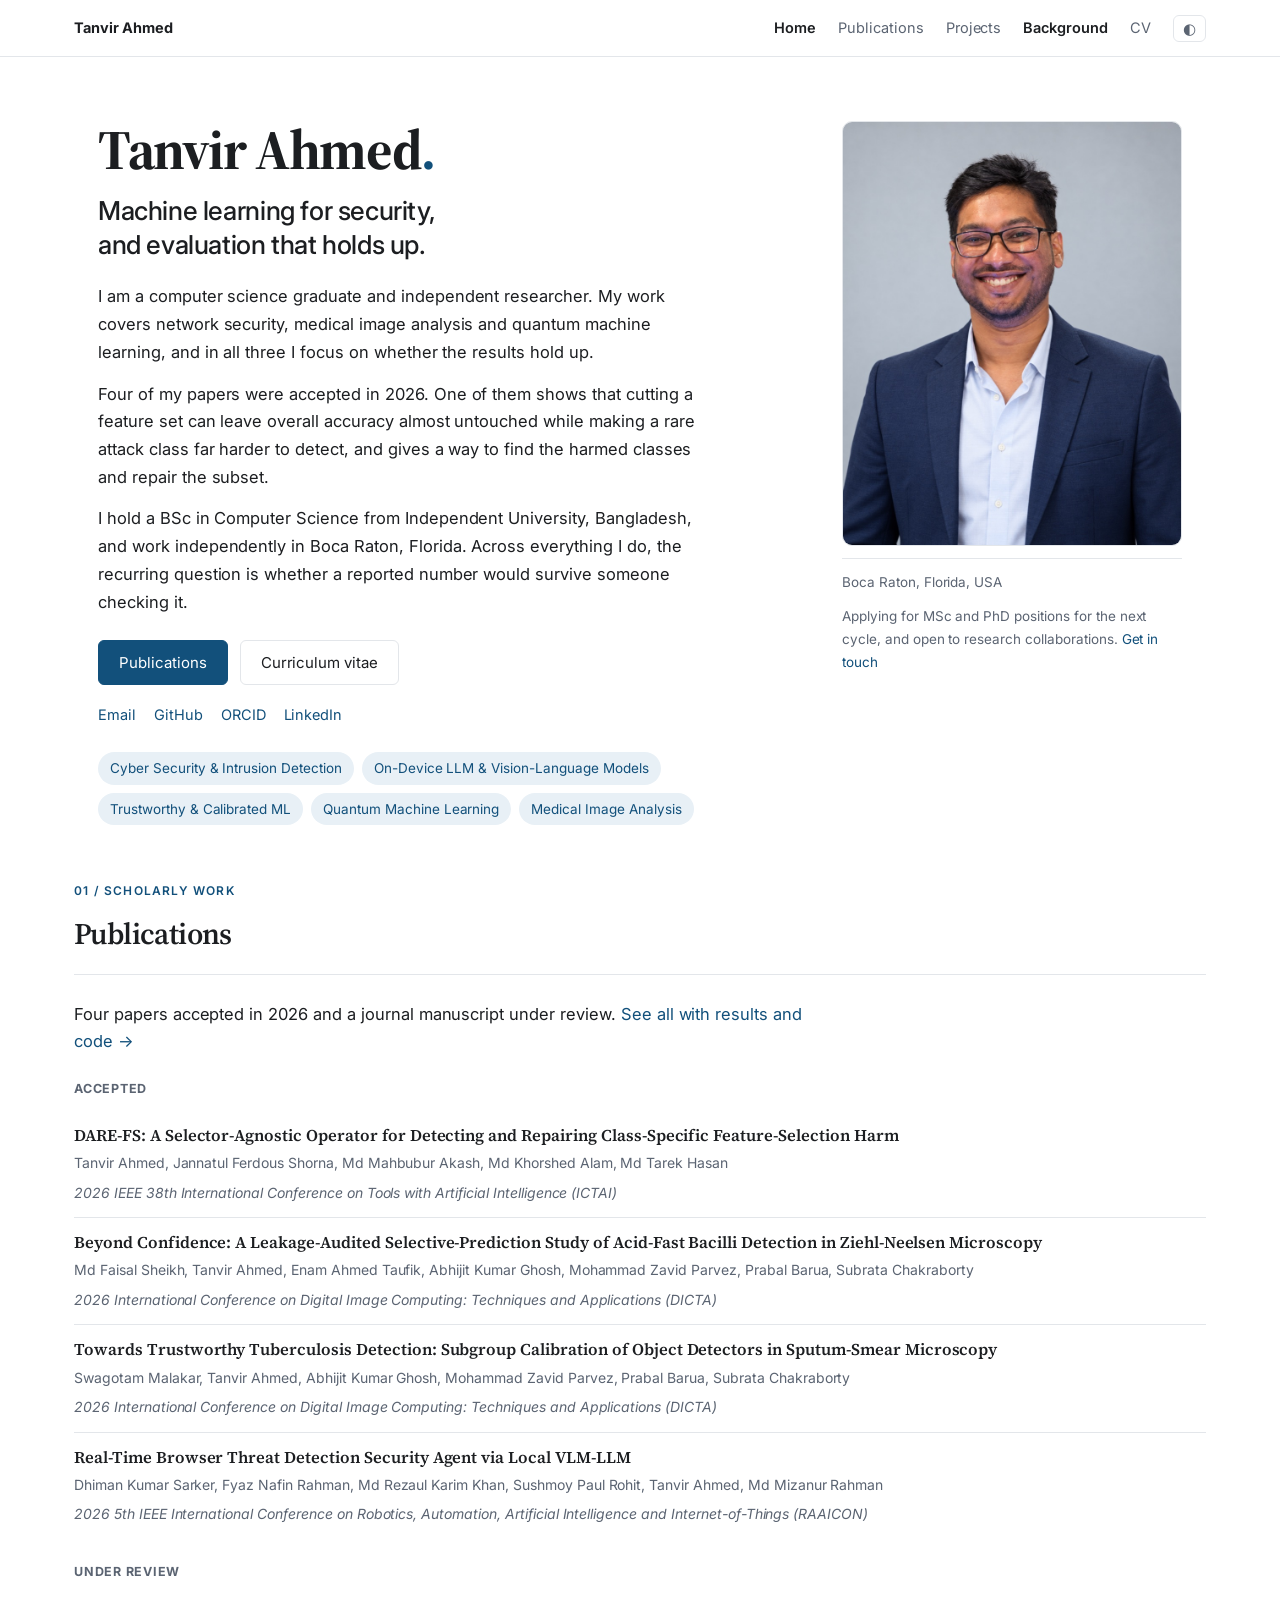
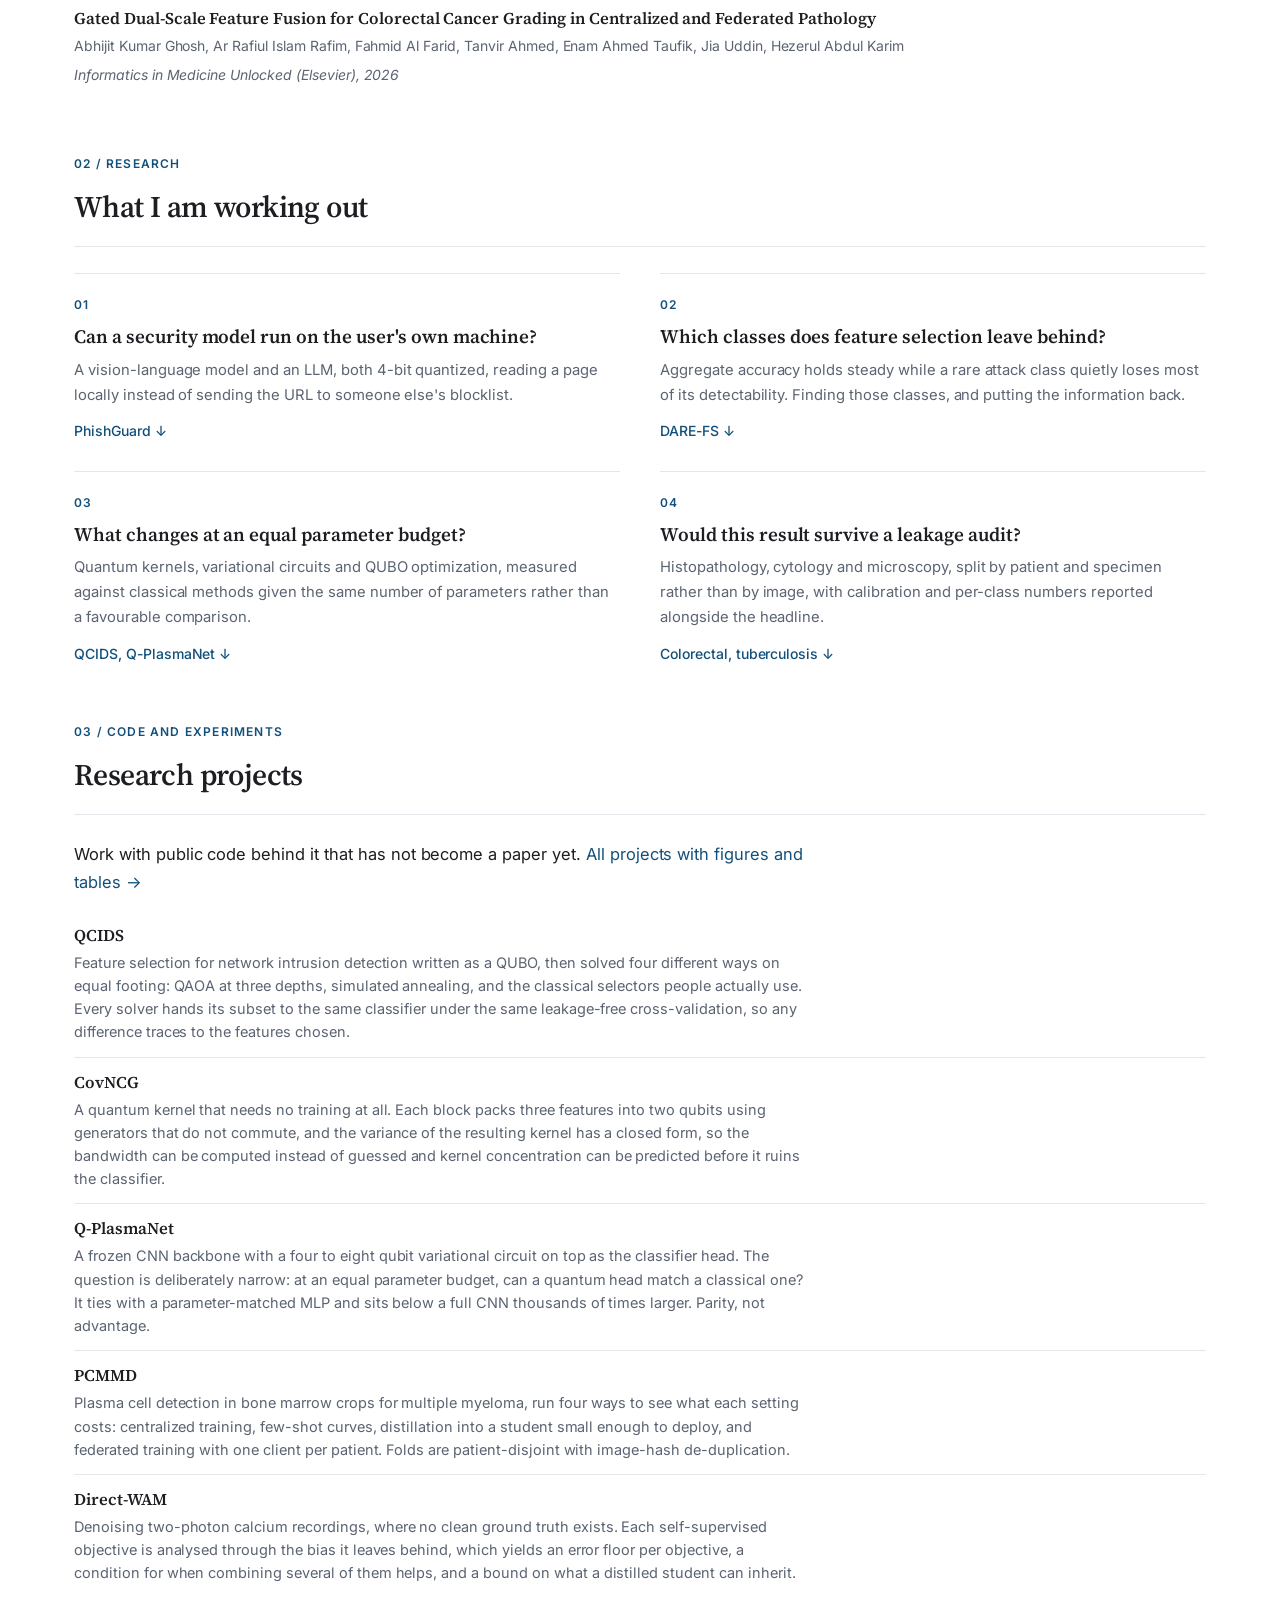
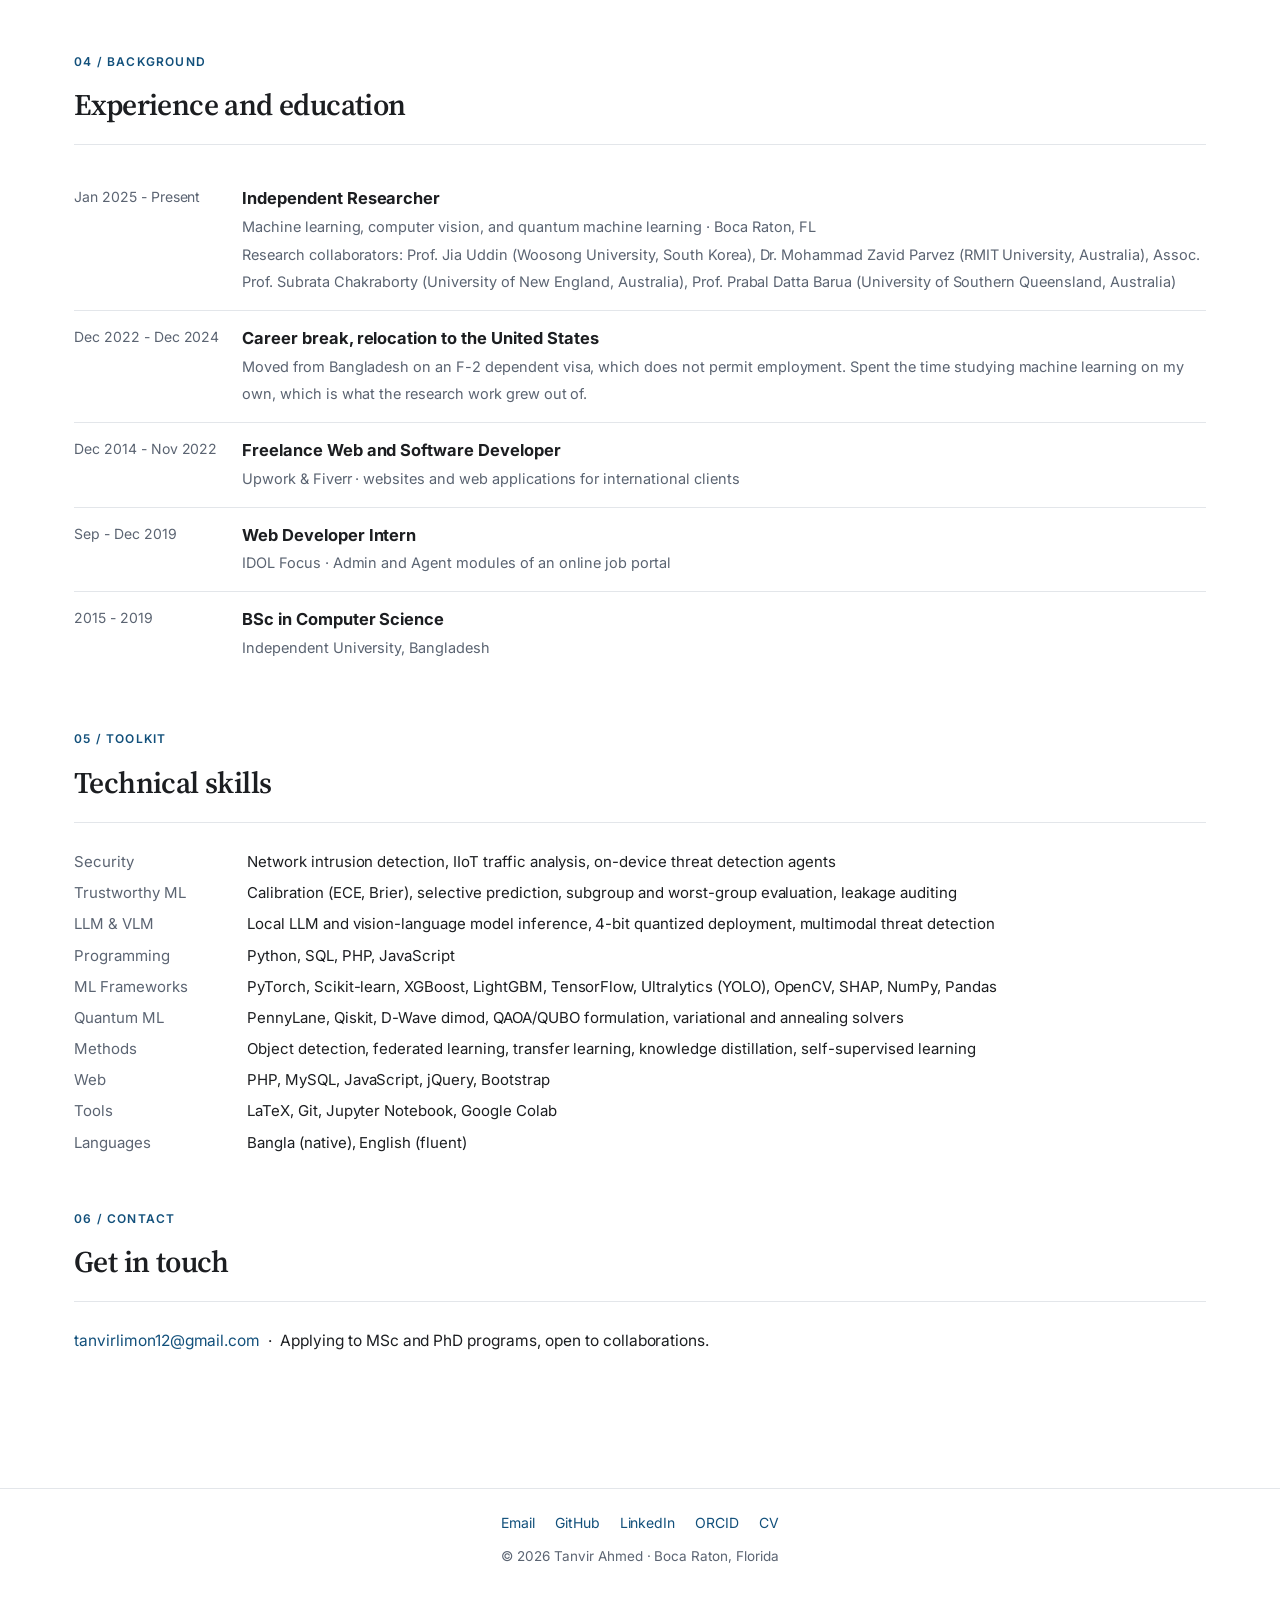
<file: index.html>
<!DOCTYPE html>
<html lang="en">
<head>
<meta charset="utf-8">
<meta name="viewport" content="width=device-width, initial-scale=1">
<title>Tanvir Ahmed</title>
<meta name="description" content="Tanvir Ahmed - independent researcher in machine learning, computer vision, biomedical imaging, and quantum machine learning.">
<link rel="preconnect" href="https://fonts.googleapis.com">
<link rel="preconnect" href="https://fonts.gstatic.com" crossorigin>
<link href="https://fonts.googleapis.com/css2?family=Inter:wght@400;500;600;700&family=Source+Serif+4:opsz,wght@8..60,400;8..60,600;8..60,700&display=swap" rel="stylesheet">
<link rel="icon" href="data:image/svg+xml,<svg xmlns=%22http://www.w3.org/2000/svg%22 viewBox=%220 0 100 100%22><rect width=%22100%22 height=%22100%22 rx=%2220%22 fill=%22%2312507b%22/><text y=%2270%22 x=%2250%22 text-anchor=%22middle%22 font-size=%2252%22 font-family=%22serif%22 fill=%22white%22>TA</text></svg>">
<meta property="og:title" content="Tanvir Ahmed">
<meta property="og:description" content="Independent researcher in machine learning, biomedical imaging, and quantum machine learning.">
<meta property="og:type" content="profile">
<link rel="stylesheet" href="style.css">
</head>
<body>
<a class="skip" href="#about">Skip to content</a>

<nav>
  <div class="nav-inner">
    <a class="nav-name" href="index.html">Tanvir Ahmed</a>
    <a class="active" href="index.html">Home</a>
    <a href="publications.html">Publications</a>
    <a href="projects.html">Projects</a>
    <a href="#background">Background</a>
    <a href="Tanvir_Ahmed_CV.pdf">CV</a>
    <button id="theme-toggle" type="button" aria-label="Toggle colour theme" title="Toggle light / dark">
      <span aria-hidden="true">◐</span>
    </button>
  </div>
</nav>

<div class="wrap">

  <header class="hero" id="about">
    <div class="hero-text">
      <h1>Tanvir Ahmed<span class="dot">.</span></h1>
      <p class="tagline">Machine learning for security,<br>and evaluation that holds up.</p>
      <p>I am a computer science graduate and independent researcher. My work covers network security, medical image
      analysis and quantum machine learning, and in all three I focus on whether the results hold up.</p>
      <p>Four of my papers were accepted in 2026. One of them shows that cutting a feature set can leave
      overall accuracy almost untouched while making a rare attack class far harder to detect, and gives a way to find
      the harmed classes and repair the subset.</p>
      <p>I hold a BSc in Computer Science from Independent University, Bangladesh, and work independently in Boca
      Raton, Florida. Across everything I do, the recurring question is whether a reported number would survive
      someone checking it.</p>
      <div class="hero-actions">
        <a class="btn primary" href="#publications">Publications</a>
        <a class="btn" href="Tanvir_Ahmed_CV.pdf">Curriculum vitae</a>
      </div>
      <div class="hero-links">
        <a href="mailto:tanvirlimon12@gmail.com">Email</a>
        <a href="https://github.com/TanvirLimon12">GitHub</a>
        <a href="https://orcid.org/0009-0004-3301-9581">ORCID</a>
        <a href="https://www.linkedin.com/in/tanvir-ahmed-limon">LinkedIn</a>
      </div>
      <ul class="chips">
        <li>Cyber Security &amp; Intrusion Detection</li>
        <li>On-Device LLM &amp; Vision-Language Models</li>
        <li>Trustworthy &amp; Calibrated ML</li>
        <li>Quantum Machine Learning</li>
        <li>Medical Image Analysis</li>
      </ul>
    </div>
    <div class="hero-side">
      <img class="portrait" src="portrait.jpg" alt="Tanvir Ahmed" width="800" height="1000">
      <p class="portrait-meta">Boca Raton, Florida, USA</p>
      <p class="portrait-meta">Applying for MSc and PhD positions for the next cycle, and open to research
      collaborations. <a href="mailto:tanvirlimon12@gmail.com">Get in touch</a></p>
    </div>
  </header>

    <section id="publications">
      <h2><span class="eyebrow">01 / Scholarly work</span>Publications</h2>
      <p>Four papers accepted in 2026 and a journal manuscript under review.
      <a href="publications.html">See all with results and code &rarr;</a></p>

      <p class="status">Accepted</p>
      <ul class="publist">
        <li><a class="pt" href="publications.html#dare-fs">DARE-FS: A Selector-Agnostic Operator for Detecting and
          Repairing Class-Specific Feature-Selection Harm</a>
          <span class="pa">Tanvir Ahmed, Jannatul Ferdous Shorna, Md Mahbubur Akash, Md Khorshed Alam,
          Md Tarek Hasan</span>
          <span class="pv">2026 IEEE 38th International Conference on Tools with Artificial Intelligence (ICTAI)</span></li>

        <li><a class="pt" href="publications.html#afb-selective-prediction">Beyond Confidence: A Leakage-Audited
          Selective-Prediction Study of Acid-Fast Bacilli Detection in Ziehl-Neelsen Microscopy</a>
          <span class="pa">Md Faisal Sheikh, Tanvir Ahmed, Enam Ahmed Taufik, Abhijit Kumar Ghosh,
          Mohammad Zavid Parvez, Prabal Barua, Subrata Chakraborty</span>
          <span class="pv">2026 International Conference on Digital Image Computing: Techniques and Applications
          (DICTA)</span></li>

        <li><a class="pt" href="publications.html#afb-subgroup-calibration">Towards Trustworthy Tuberculosis Detection:
          Subgroup Calibration of Object Detectors in Sputum-Smear Microscopy</a>
          <span class="pa">Swagotam Malakar, Tanvir Ahmed, Abhijit Kumar Ghosh, Mohammad Zavid Parvez, Prabal Barua,
          Subrata Chakraborty</span>
          <span class="pv">2026 International Conference on Digital Image Computing: Techniques and Applications
          (DICTA)</span></li>

        <li><a class="pt" href="publications.html#phishguard">Real-Time Browser Threat Detection Security Agent via
          Local VLM-LLM</a>
          <span class="pa">Dhiman Kumar Sarker, Fyaz Nafin Rahman, Md Rezaul Karim Khan, Sushmoy Paul Rohit,
          Tanvir Ahmed, Md Mizanur Rahman</span>
          <span class="pv">2026 5th IEEE International Conference on Robotics, Automation, Artificial Intelligence and
          Internet-of-Things (RAAICON)</span></li>
      </ul>

      <p class="status">Under Review</p>
      <ul class="publist">
        <li><a class="pt" href="publications.html#crc-grading">Gated Dual-Scale Feature Fusion for Colorectal Cancer
          Grading in Centralized and Federated Pathology</a>
          <span class="pa">Abhijit Kumar Ghosh, Ar Rafiul Islam Rafim, Fahmid Al Farid, Tanvir Ahmed,
          Enam Ahmed Taufik, Jia Uddin, Hezerul Abdul Karim</span>
          <span class="pv">Informatics in Medicine Unlocked (Elsevier), 2026</span></li>
      </ul>
    </section>

    <section id="research">
      <h2><span class="eyebrow">02 / Research</span>What I am working out</h2>
      <div class="qgrid">
        <div class="q">
          <span class="qnum">01</span>
          <h3>Can a security model run on the user's own machine?</h3>
          <p>A vision-language model and an LLM, both 4-bit quantized, reading a page locally instead of sending the
          URL to someone else's blocklist.</p>
          <a href="#projects">PhishGuard &darr;</a>
        </div>
        <div class="q">
          <span class="qnum">02</span>
          <h3>Which classes does feature selection leave behind?</h3>
          <p>Aggregate accuracy holds steady while a rare attack class quietly loses most of its detectability. Finding
          those classes, and putting the information back.</p>
          <a href="#projects">DARE-FS &darr;</a>
        </div>
        <div class="q">
          <span class="qnum">03</span>
          <h3>What changes at an equal parameter budget?</h3>
          <p>Quantum kernels, variational circuits and QUBO optimization, measured against classical methods given the
          same number of parameters rather than a favourable comparison.</p>
          <a href="#projects">QCIDS, Q-PlasmaNet &darr;</a>
        </div>
        <div class="q">
          <span class="qnum">04</span>
          <h3>Would this result survive a leakage audit?</h3>
          <p>Histopathology, cytology and microscopy, split by patient and specimen rather than by image, with
          calibration and per-class numbers reported alongside the headline.</p>
          <a href="#publications">Colorectal, tuberculosis &darr;</a>
        </div>
      </div>
    </section>

    <section id="projects">
      <h2><span class="eyebrow">03 / Code and experiments</span>Research projects</h2>
      <p>Work with public code behind it that has not become a paper yet. <a href="projects.html">All projects with figures and tables &rarr;</a></p>

      <ul class="publist">

        <li><a class="pt" href="projects.html#qcids">QCIDS</a>
          <span class="pd">Feature selection for network intrusion detection written as a QUBO, then solved four
          different ways on equal footing: QAOA at three depths, simulated annealing, and the classical selectors
          people actually use. Every solver hands its subset to the same classifier under the same leakage-free
          cross-validation, so any difference traces to the features chosen.</span></li>


        <li><a class="pt" href="projects.html#covncg">CovNCG</a>
          <span class="pd">A quantum kernel that needs no training at all. Each block packs three features into two
          qubits using generators that do not commute, and the variance of the resulting kernel has a closed form, so
          the bandwidth can be computed instead of guessed and kernel concentration can be predicted before it ruins
          the classifier.</span></li>

        <li><a class="pt" href="projects.html#q-plasmanet">Q-PlasmaNet</a>
          <span class="pd">A frozen CNN backbone with a four to eight qubit variational circuit on top as the
          classifier head. The question is deliberately narrow: at an equal parameter budget, can a quantum head match
          a classical one? It ties with a parameter-matched MLP and sits below a full CNN thousands of times larger.
          Parity, not advantage.</span></li>

        <li><a class="pt" href="projects.html#pcmmd">PCMMD</a>
          <span class="pd">Plasma cell detection in bone marrow crops for multiple myeloma, run four ways to see what
          each setting costs: centralized training, few-shot curves, distillation into a student small enough to
          deploy, and federated training with one client per patient. Folds are patient-disjoint with image-hash
          de-duplication.</span></li>

        <li><a class="pt" href="projects.html#direct-wam">Direct-WAM</a>
          <span class="pd">Denoising two-photon calcium recordings, where no clean ground truth exists. Each
          self-supervised objective is analysed through the bias it leaves behind, which yields an error floor per
          objective, a condition for when combining several of them helps, and a bound on what a distilled student can
          inherit.</span></li>
      </ul>
    </section>

    <section id="background">
      <h2><span class="eyebrow">04 / Background</span>Experience and education</h2>

      <div class="entry">
        <div class="when">Jan 2025 - Present</div>
        <div class="what"><strong>Independent Researcher</strong>
          <span>Machine learning, computer vision, and quantum machine learning &middot; Boca Raton, FL<br>
          Research collaborators: Prof. Jia Uddin (Woosong University, South Korea), Dr. Mohammad Zavid Parvez (RMIT University, Australia), Assoc. Prof. Subrata Chakraborty (University of New England, Australia), Prof. Prabal Datta Barua (University of Southern Queensland, Australia)</span></div>
      </div>

      <div class="entry">
        <div class="when">Dec 2022 - Dec 2024</div>
        <div class="what"><strong>Career break, relocation to the United States</strong>
          <span>Moved from Bangladesh on an F-2 dependent visa, which does not permit employment. Spent the time
          studying machine learning on my own, which is what the research work grew out of.</span></div>
      </div>

      <div class="entry">
        <div class="when">Dec 2014 - Nov 2022</div>
        <div class="what"><strong>Freelance Web and Software Developer</strong>
          <span>Upwork &amp; Fiverr &middot; websites and web applications for international clients</span></div>
      </div>

      <div class="entry">
        <div class="when">Sep - Dec 2019</div>
        <div class="what"><strong>Web Developer Intern</strong>
          <span>IDOL Focus &middot; Admin and Agent modules of an online job portal</span></div>
      </div>

      <div class="entry">
        <div class="when">2015 - 2019</div>
        <div class="what"><strong>BSc in Computer Science</strong>
          <span>Independent University, Bangladesh</span></div>
      </div>
    </section>

    <section id="skills">
      <h2><span class="eyebrow">05 / Toolkit</span>Technical skills</h2>
      <dl class="skills">
        <dt>Security</dt><dd>Network intrusion detection, IIoT traffic analysis, on-device threat detection agents</dd>
        <dt>Trustworthy ML</dt><dd>Calibration (ECE, Brier), selective prediction, subgroup and worst-group evaluation, leakage auditing</dd>
        <dt>LLM &amp; VLM</dt><dd>Local LLM and vision-language model inference, 4-bit quantized deployment, multimodal threat detection</dd>
        <dt>Programming</dt><dd>Python, SQL, PHP, JavaScript</dd>
        <dt>ML Frameworks</dt><dd>PyTorch, Scikit-learn, XGBoost, LightGBM, TensorFlow, Ultralytics (YOLO), OpenCV, SHAP, NumPy, Pandas</dd>
        <dt>Quantum ML</dt><dd>PennyLane, Qiskit, D-Wave dimod, QAOA/QUBO formulation, variational and annealing solvers</dd>
        <dt>Methods</dt><dd>Object detection, federated learning, transfer learning, knowledge distillation, self-supervised learning</dd>
        <dt>Web</dt><dd>PHP, MySQL, JavaScript, jQuery, Bootstrap</dd>
        <dt>Tools</dt><dd>LaTeX, Git, Jupyter Notebook, Google Colab</dd>
        <dt>Languages</dt><dd>Bangla (native), English (fluent)</dd>
      </dl>
    </section>

    <section id="contact">
      <h2><span class="eyebrow">06 / Contact</span>Get in touch</h2>
      <p class="oneline"><a href="mailto:tanvirlimon12@gmail.com">tanvirlimon12@gmail.com</a> &nbsp;&middot;&nbsp; Applying to MSc and PhD programs, open to collaborations.</p>
    </section>

  </main>
</div>

<footer>
  <div class="footer-links">
    <a href="mailto:tanvirlimon12@gmail.com">Email</a>
    <a href="https://github.com/TanvirLimon12">GitHub</a>
    <a href="https://www.linkedin.com/in/tanvir-ahmed-limon">LinkedIn</a>
    <a href="https://orcid.org/0009-0004-3301-9581">ORCID</a>
    <a href="Tanvir_Ahmed_CV.pdf">CV</a>
  </div>
  <p>&copy; 2026 Tanvir Ahmed &middot; Boca Raton, Florida</p>
</footer>

<script src="script.js"></script>
</body>
</html>
</file>
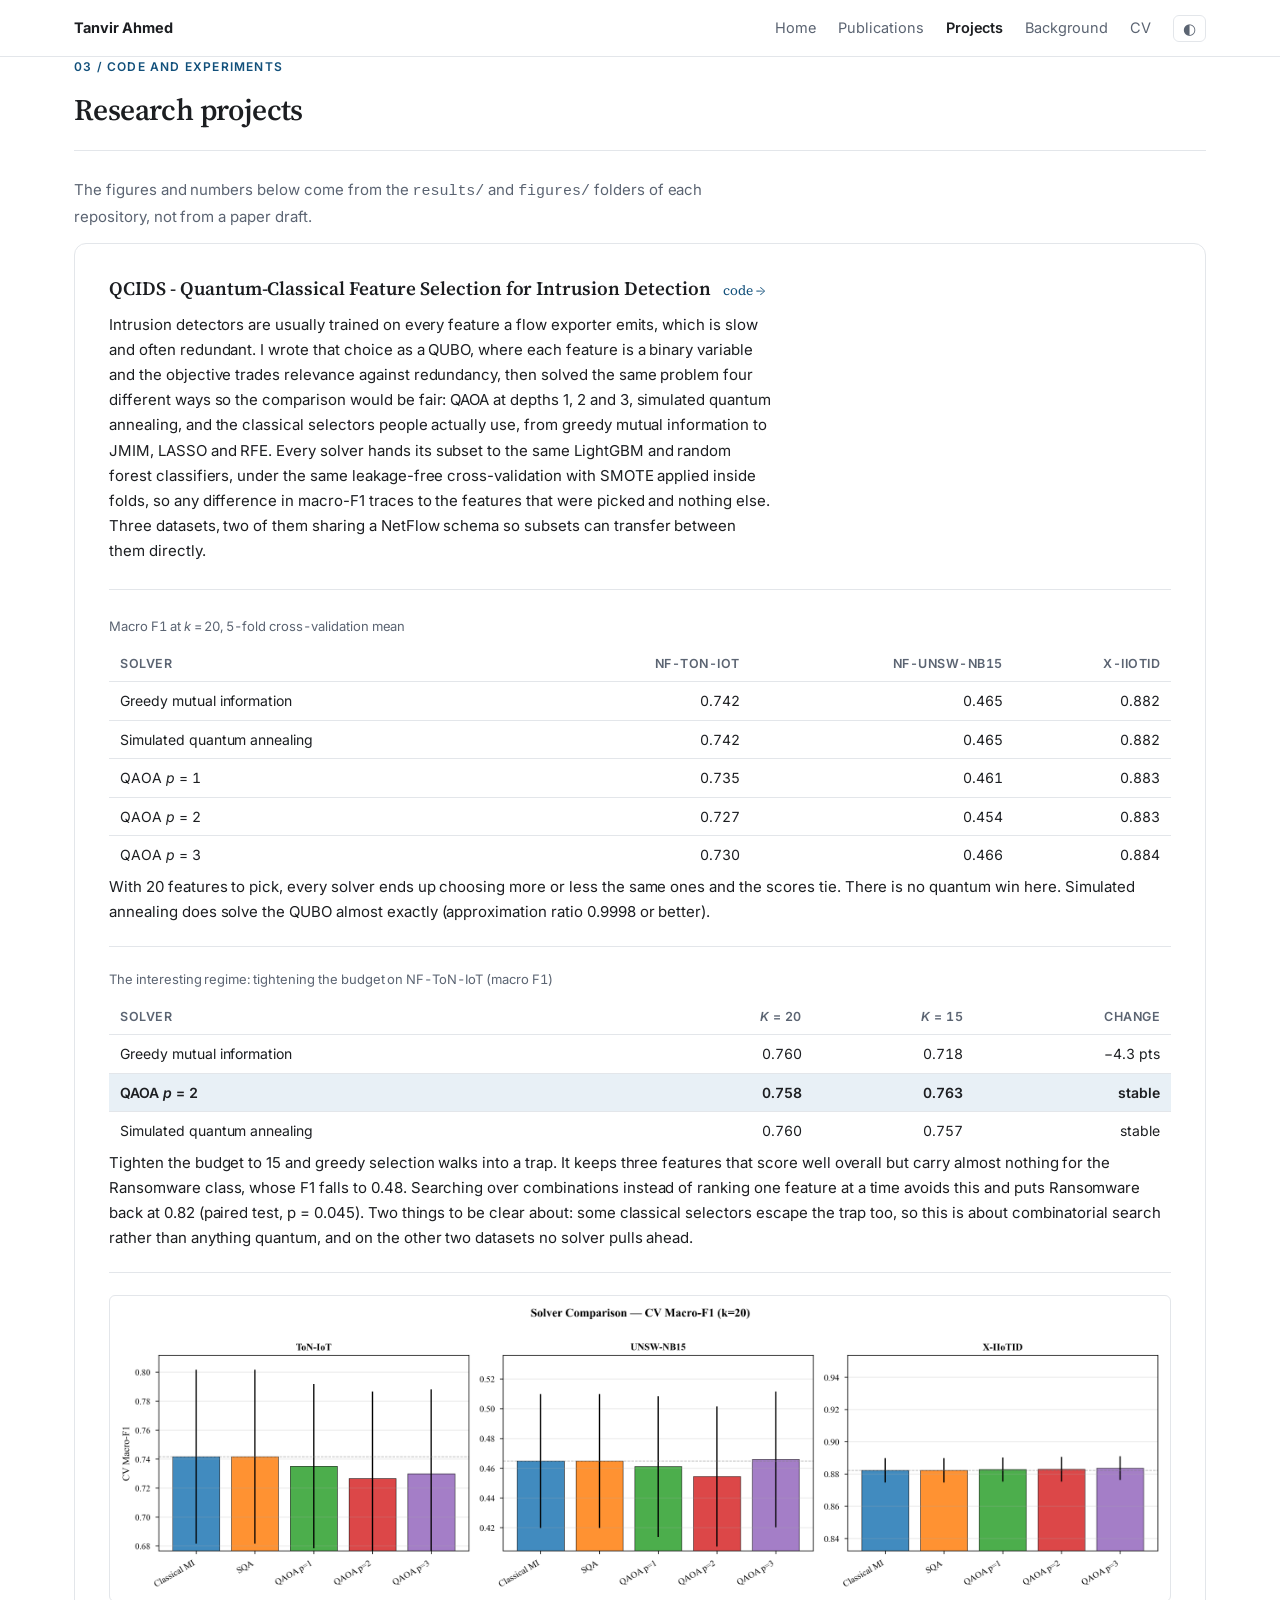
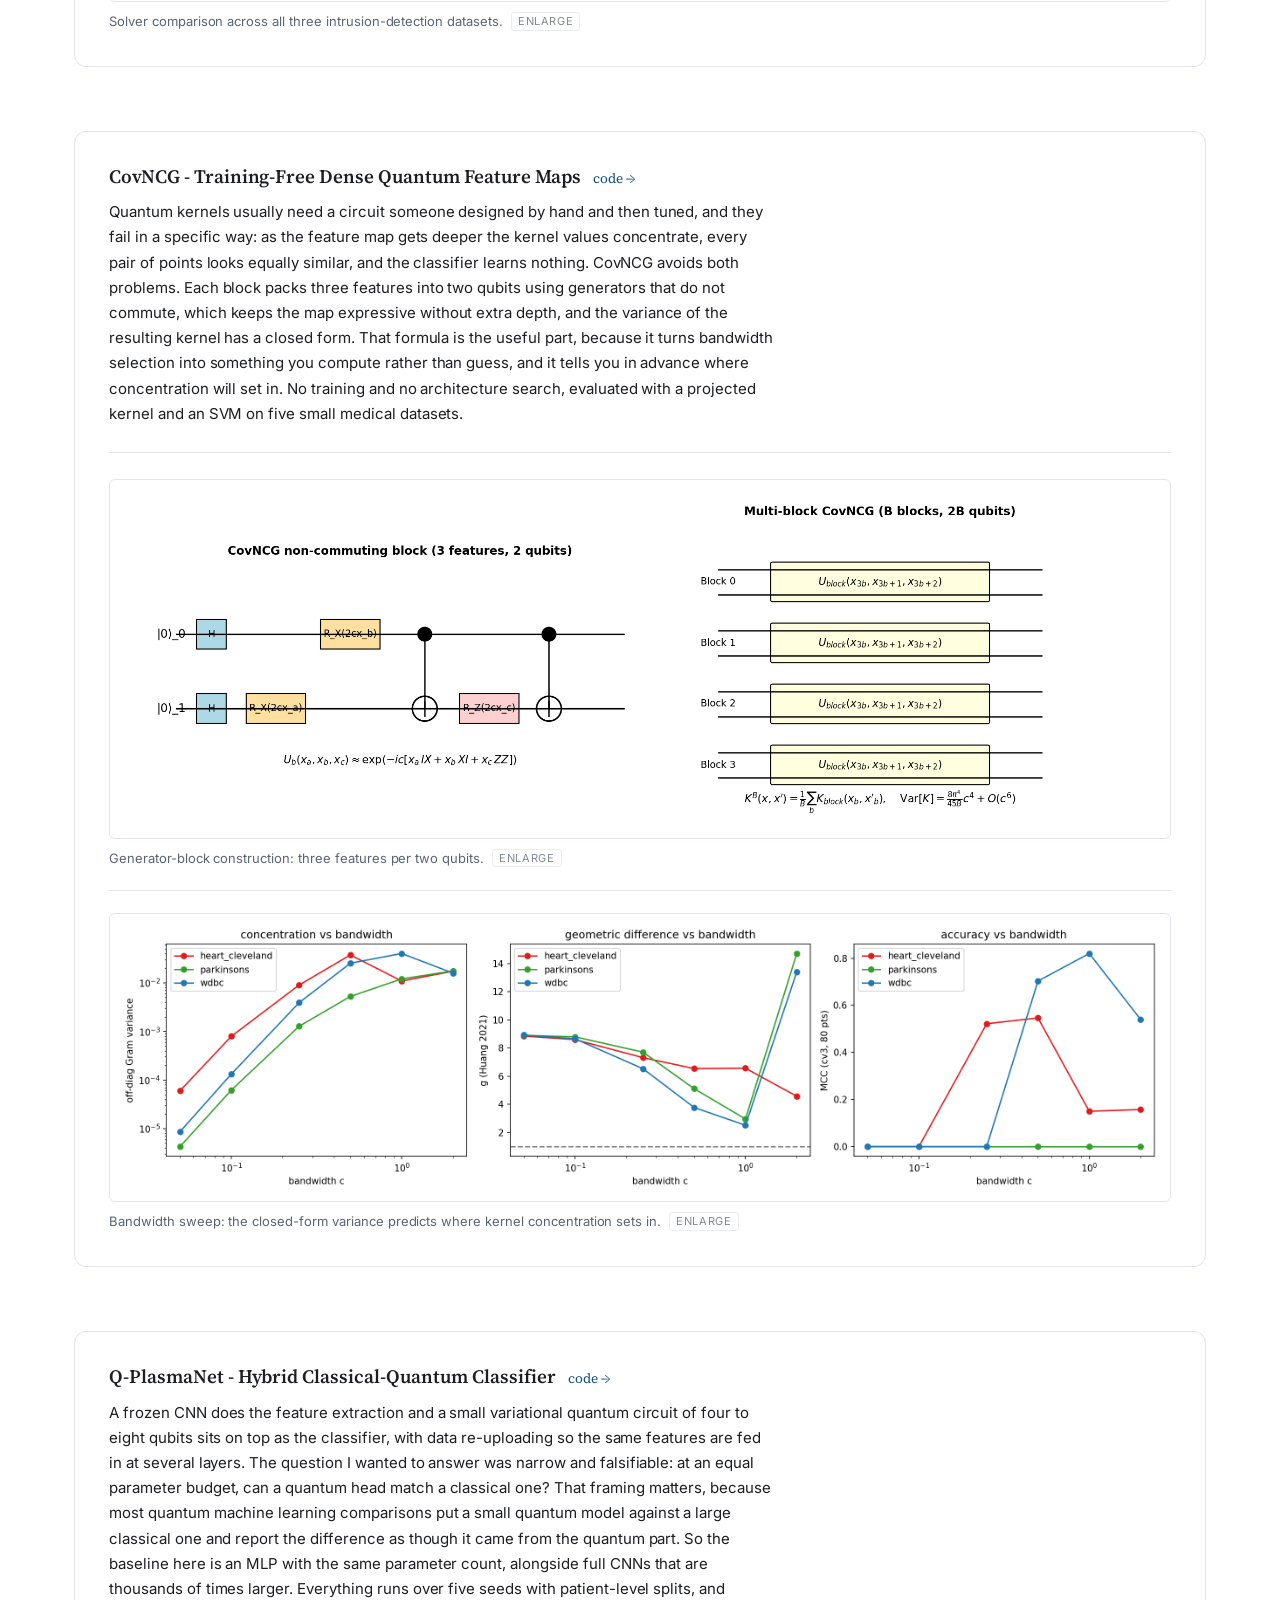
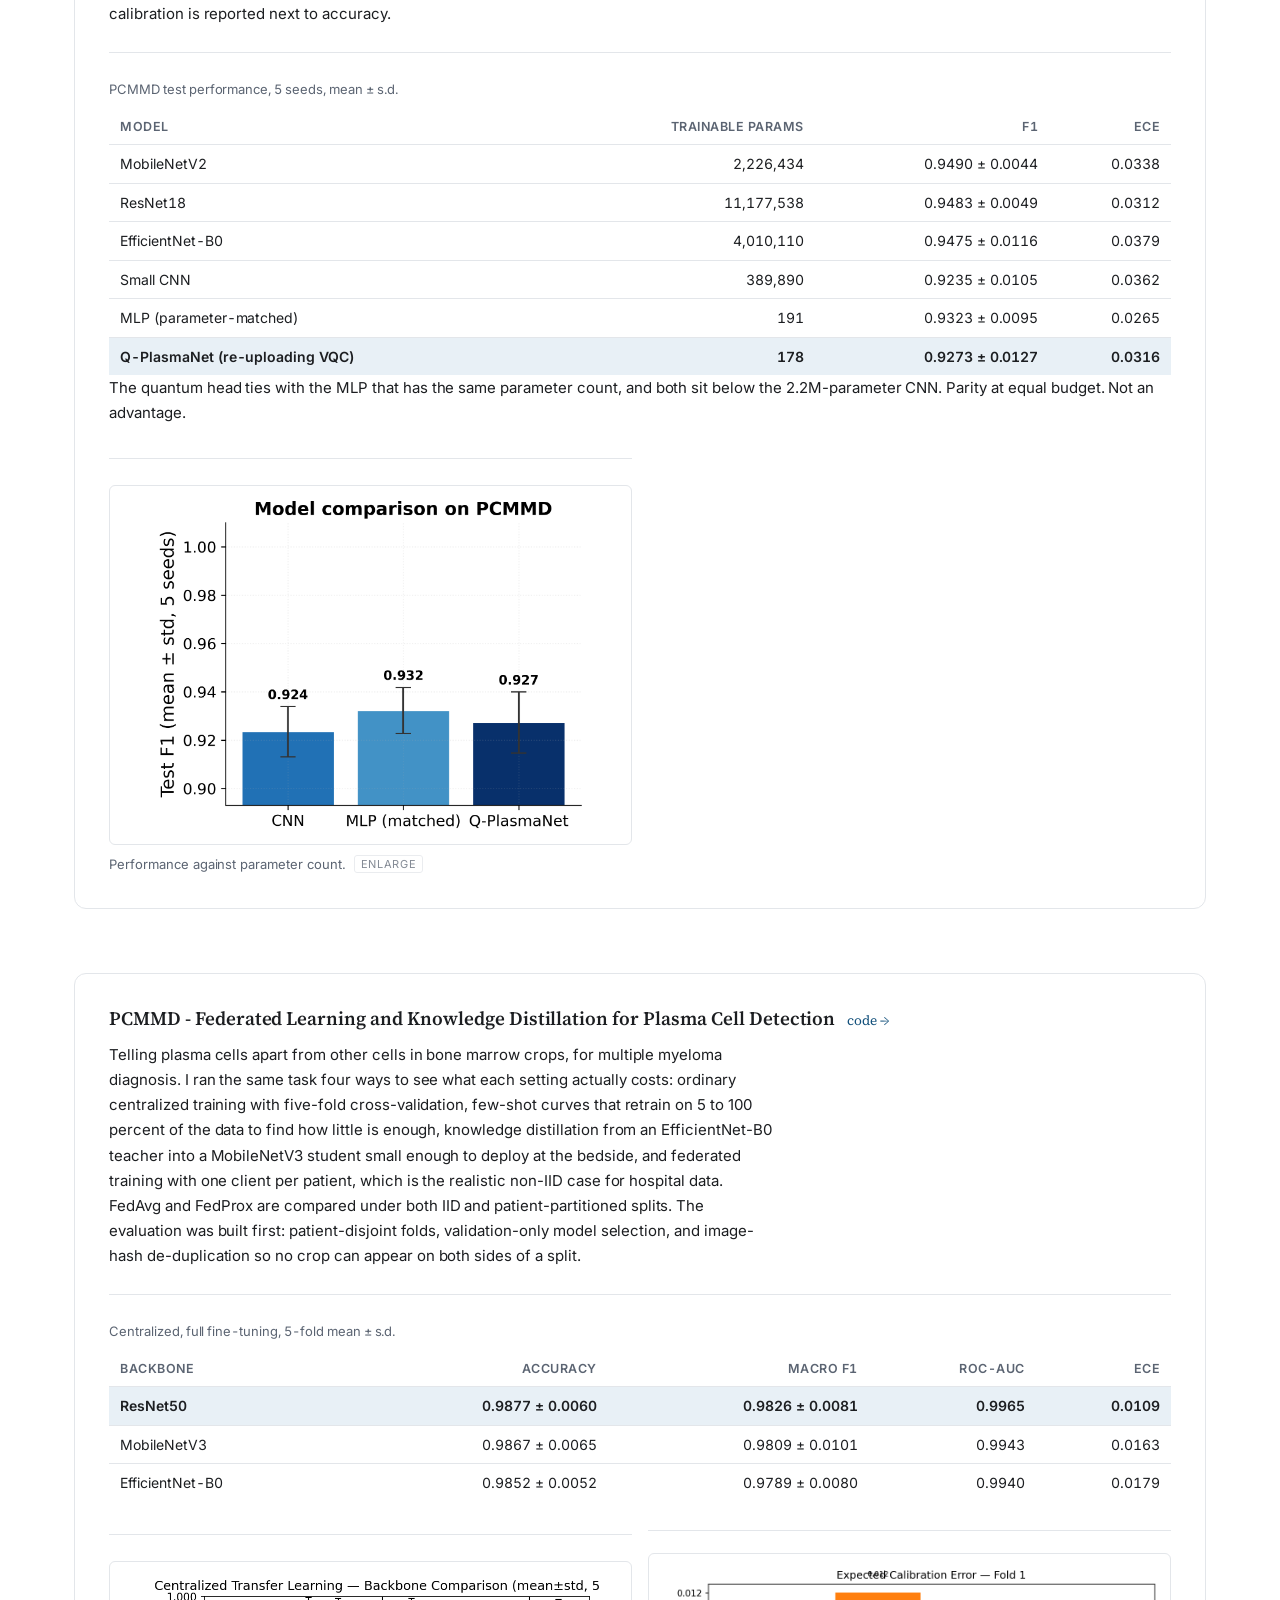
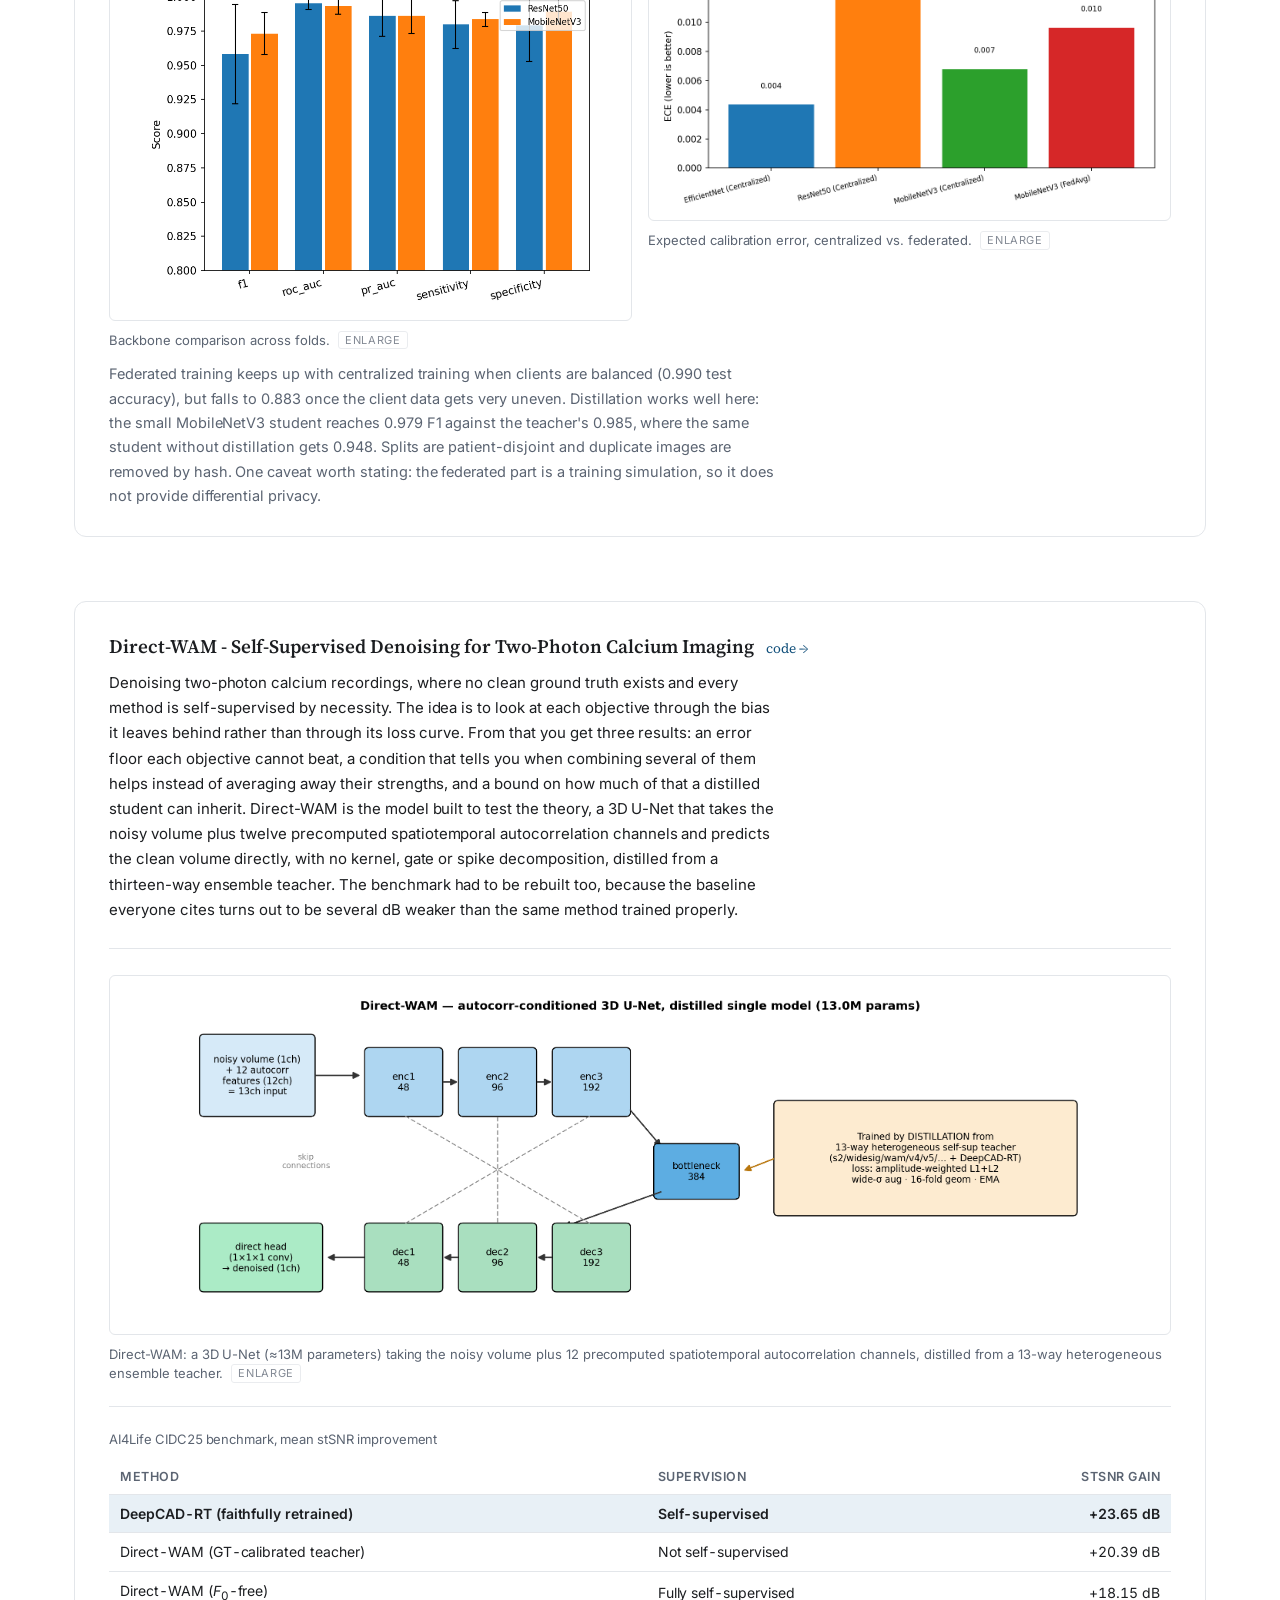
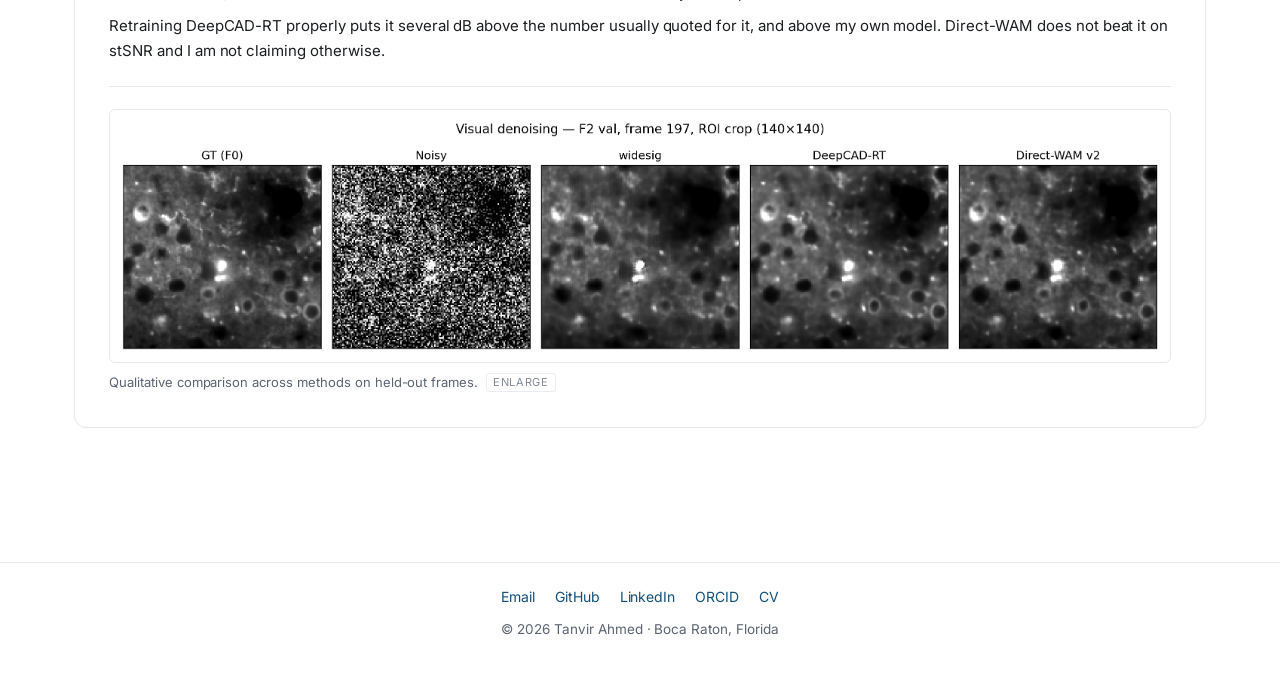
<file: projects.html>
<!DOCTYPE html>
<html lang="en">
<head>
<meta charset="utf-8">
<meta name="viewport" content="width=device-width, initial-scale=1">
<title>Projects - Tanvir Ahmed</title>
<meta name="description" content="Tanvir Ahmed - independent researcher in machine learning, computer vision, biomedical imaging, and quantum machine learning.">
<link rel="preconnect" href="https://fonts.googleapis.com">
<link rel="preconnect" href="https://fonts.gstatic.com" crossorigin>
<link href="https://fonts.googleapis.com/css2?family=Inter:wght@400;500;600;700&family=Source+Serif+4:opsz,wght@8..60,400;8..60,600;8..60,700&display=swap" rel="stylesheet">
<link rel="icon" href="data:image/svg+xml,<svg xmlns=%22http://www.w3.org/2000/svg%22 viewBox=%220 0 100 100%22><rect width=%22100%22 height=%22100%22 rx=%2220%22 fill=%22%2312507b%22/><text y=%2270%22 x=%2250%22 text-anchor=%22middle%22 font-size=%2252%22 font-family=%22serif%22 fill=%22white%22>TA</text></svg>">
<meta property="og:title" content="Tanvir Ahmed">
<meta property="og:description" content="Independent researcher in machine learning, biomedical imaging, and quantum machine learning.">
<meta property="og:type" content="profile">
<link rel="stylesheet" href="style.css">
</head>
<body>
<a class="skip" href="#main">Skip to content</a>

<nav>
  <div class="nav-inner">
    <a class="nav-name" href="index.html">Tanvir Ahmed</a>
    <a href="index.html">Home</a>
    <a href="publications.html">Publications</a>
    <a class="active" href="projects.html">Projects</a>
    <a href="index.html#background">Background</a>
    <a href="Tanvir_Ahmed_CV.pdf">CV</a>
    <button id="theme-toggle" type="button" aria-label="Toggle colour theme" title="Toggle light / dark">
      <span aria-hidden="true">◐</span>
    </button>
  </div>
</nav>

<div class="wrap" id="main">
  <main>
    <section id="projects">
      <h2><span class="eyebrow">03 / Code and experiments</span>Research projects</h2>
      <p style="color:var(--muted);font-size:15px">The figures and numbers below come from the
      <code>results/</code> and <code>figures/</code> folders of each repository, not from a paper draft.</p>

      <!-- ============ QCIDS ============ -->
      <div class="project" id="qcids">
        <h3>QCIDS - Quantum-Classical Feature Selection for Intrusion Detection
          <a class="code" href="https://github.com/TanvirLimon12/qcids-hybrid-ids">code &rarr;</a></h3>
        <p>Intrusion detectors are usually trained on every feature a flow exporter emits, which is slow and often
        redundant. I wrote that choice as a QUBO, where each feature is a binary variable and the objective trades
        relevance against redundancy, then solved the same problem four different ways so the comparison would be fair:
        QAOA at depths 1, 2 and 3, simulated quantum annealing, and the classical selectors people actually use, from
        greedy mutual information to JMIM, LASSO and RFE. Every solver hands its subset to the same LightGBM and
        random forest classifiers, under the same leakage-free cross-validation with SMOTE applied inside folds, so any
        difference in macro-F1 traces to the features that were picked and nothing else. Three datasets, two of them
        sharing a NetFlow schema so subsets can transfer between them directly.</p>


        <div class="table-wrap">
          <table>
            <caption>Macro F1 at <em>k</em> = 20, 5-fold cross-validation mean</caption>
            <thead><tr><th>Solver</th><th class="num">NF-ToN-IoT</th><th class="num">NF-UNSW-NB15</th>
              <th class="num">X-IIoTID</th></tr></thead>
            <tbody>
              <tr><td>Greedy mutual information</td><td class="num">0.742</td><td class="num">0.465</td><td class="num">0.882</td></tr>
              <tr><td>Simulated quantum annealing</td><td class="num">0.742</td><td class="num">0.465</td><td class="num">0.882</td></tr>
              <tr><td>QAOA <em>p</em> = 1</td><td class="num">0.735</td><td class="num">0.461</td><td class="num">0.883</td></tr>
              <tr><td>QAOA <em>p</em> = 2</td><td class="num">0.727</td><td class="num">0.454</td><td class="num">0.883</td></tr>
              <tr><td>QAOA <em>p</em> = 3</td><td class="num">0.730</td><td class="num">0.466</td><td class="num">0.884</td></tr>
            </tbody>
          </table>
          <p class="footnote">With 20 features to pick, every solver ends up choosing more or less the same ones and
          the scores tie. There is no quantum win here. Simulated annealing does solve the QUBO almost exactly
          (approximation ratio 0.9998 or better).</p>
        </div>

        <div class="table-wrap">
          <table>
            <caption>The interesting regime: tightening the budget on NF-ToN-IoT (macro F1)</caption>
            <thead><tr><th>Solver</th><th class="num"><em>k</em> = 20</th><th class="num"><em>k</em> = 15</th>
              <th class="num">Change</th></tr></thead>
            <tbody>
              <tr><td>Greedy mutual information</td><td class="num">0.760</td><td class="num">0.718</td>
                <td class="num">&minus;4.3 pts</td></tr>
              <tr class="highlight"><td>QAOA <em>p</em> = 2</td><td class="num">0.758</td><td class="num">0.763</td>
                <td class="num">stable</td></tr>
              <tr><td>Simulated quantum annealing</td><td class="num">0.760</td><td class="num">0.757</td>
                <td class="num">stable</td></tr>
            </tbody>
          </table>
          <p class="footnote">Tighten the budget to 15 and greedy selection walks into a trap. It keeps three
          features that score well overall but carry almost nothing for the Ransomware class, whose F1 falls to 0.48.
          Searching over combinations instead of ranking one feature at a time avoids this and puts Ransomware back at
          0.82 (paired test, p = 0.045). Two things to be clear about: some classical selectors escape the trap too, so
          this is about combinatorial search rather than anything quantum, and on the other two datasets no solver
          pulls ahead.</p>
        </div>

        <figure class="fig"><a href="figures/qcids_solvers.png" target="_blank" rel="noopener"><img src="figures/qcids_solvers.png" alt="Solver comparison across datasets"></a>
          <figcaption>Solver comparison across all three intrusion-detection datasets. <span class="zoom">enlarge</span></figcaption></figure>
      </div>

      <!-- ============ CovNCG ============ -->
      <div class="project" id="covncg">
        <h3>CovNCG - Training-Free Dense Quantum Feature Maps
          <a class="code" href="https://github.com/TanvirLimon12/covncg-quantum-feature-map">code &rarr;</a></h3>
        <p>Quantum kernels usually need a circuit someone designed by hand and then tuned, and they fail in a
        specific way: as the feature map gets deeper the kernel values concentrate, every pair of points looks equally
        similar, and the classifier learns nothing. CovNCG avoids both problems. Each block packs three features into
        two qubits using generators that do not commute, which keeps the map expressive without extra depth, and the
        variance of the resulting kernel has a closed form. That formula is the useful part, because it turns bandwidth
        selection into something you compute rather than guess, and it tells you in advance where concentration will
        set in. No training and no architecture search, evaluated with a projected kernel and an SVM on five small
        medical datasets.</p>

        <figure class="fig"><a href="figures/covncg_arch.png" target="_blank" rel="noopener"><img src="figures/covncg_arch.png" alt="CovNCG circuit architecture"></a>
          <figcaption>Generator-block construction: three features per two qubits. <span class="zoom">enlarge</span></figcaption></figure>



        <figure class="fig"><a href="figures/covncg_bandwidth.png" target="_blank" rel="noopener"><img src="figures/covncg_bandwidth.png" alt="Bandwidth frontier"></a>
          <figcaption>Bandwidth sweep: the closed-form variance predicts where kernel concentration sets in. <span class="zoom">enlarge</span></figcaption>
        </figure>
      </div>
      <!-- ============ Q-PlasmaNet ============ -->
      <div class="project" id="q-plasmanet">
        <h3>Q-PlasmaNet - Hybrid Classical-Quantum Classifier
          <a class="code" href="https://github.com/TanvirLimon12/q-plasmanet">code &rarr;</a></h3>
        <p>A frozen CNN does the feature extraction and a small variational quantum circuit of four to eight
        qubits sits on top as the classifier, with data re-uploading so the same features are fed in at several layers.
        The question I wanted to answer was narrow and falsifiable: at an equal parameter budget, can a quantum head
        match a classical one? That framing matters, because most quantum machine learning comparisons put a small
        quantum model against a large classical one and report the difference as though it came from the quantum part.
        So the baseline here is an MLP with the same parameter count, alongside full CNNs that are thousands of times
        larger. Everything runs over five seeds with patient-level splits, and calibration is reported next to accuracy.</p>

        <div class="table-wrap">
          <table>
            <caption>PCMMD test performance, 5 seeds, mean &plusmn; s.d.</caption>
            <thead><tr><th>Model</th><th class="num">Trainable params</th><th class="num">F1</th>
              <th class="num">ECE</th></tr></thead>
            <tbody>
              <tr><td>MobileNetV2</td><td class="num">2,226,434</td><td class="num">0.9490 &plusmn; 0.0044</td><td class="num">0.0338</td></tr>
              <tr><td>ResNet18</td><td class="num">11,177,538</td><td class="num">0.9483 &plusmn; 0.0049</td><td class="num">0.0312</td></tr>
              <tr><td>EfficientNet-B0</td><td class="num">4,010,110</td><td class="num">0.9475 &plusmn; 0.0116</td><td class="num">0.0379</td></tr>
              <tr><td>Small CNN</td><td class="num">389,890</td><td class="num">0.9235 &plusmn; 0.0105</td><td class="num">0.0362</td></tr>
              <tr><td>MLP (parameter-matched)</td><td class="num">191</td><td class="num">0.9323 &plusmn; 0.0095</td><td class="num">0.0265</td></tr>
              <tr class="highlight"><td>Q-PlasmaNet (re-uploading VQC)</td><td class="num">178</td>
                <td class="num">0.9273 &plusmn; 0.0127</td><td class="num">0.0316</td></tr>
            </tbody>
          </table>
          <p class="footnote">The quantum head ties with the MLP that has the same parameter count, and both sit
          below the 2.2M-parameter CNN. Parity at equal budget. Not an advantage.</p>
        </div>

        <div class="fig-row">
          <figure class="fig"><a href="figures/qplasmanet_models.png" target="_blank" rel="noopener"><img src="figures/qplasmanet_models.png" alt="Model comparison"></a>
            <figcaption>Performance against parameter count. <span class="zoom">enlarge</span></figcaption></figure>
          
        </div>
      </div>

      <!-- ============ PCMMD ============ -->
      <div class="project" id="pcmmd">
        <h3>PCMMD - Federated Learning and Knowledge Distillation for Plasma Cell Detection
          <a class="code" href="https://github.com/TanvirLimon12/PCMMD-FL-TL-KD">code &rarr;</a></h3>
        <p>Telling plasma cells apart from other cells in bone marrow crops, for multiple myeloma diagnosis. I ran
        the same task four ways to see what each setting actually costs: ordinary centralized training with five-fold
        cross-validation, few-shot curves that retrain on 5 to 100 percent of the data to find how little is enough,
        knowledge distillation from an EfficientNet-B0 teacher into a MobileNetV3 student small enough to deploy at the
        bedside, and federated training with one client per patient, which is the realistic non-IID case for hospital
        data. FedAvg and FedProx are compared under both IID and patient-partitioned splits. The evaluation was built
        first: patient-disjoint folds, validation-only model selection, and image-hash de-duplication so no crop can
        appear on both sides of a split.</p>

        <div class="table-wrap">
          <table>
            <caption>Centralized, full fine-tuning, 5-fold mean &plusmn; s.d.</caption>
            <thead><tr><th>Backbone</th><th class="num">Accuracy</th><th class="num">Macro F1</th>
              <th class="num">ROC-AUC</th><th class="num">ECE</th></tr></thead>
            <tbody>
              <tr class="highlight"><td>ResNet50</td><td class="num">0.9877 &plusmn; 0.0060</td>
                <td class="num">0.9826 &plusmn; 0.0081</td><td class="num">0.9965</td><td class="num">0.0109</td></tr>
              <tr><td>MobileNetV3</td><td class="num">0.9867 &plusmn; 0.0065</td>
                <td class="num">0.9809 &plusmn; 0.0101</td><td class="num">0.9943</td><td class="num">0.0163</td></tr>
              <tr><td>EfficientNet-B0</td><td class="num">0.9852 &plusmn; 0.0052</td>
                <td class="num">0.9789 &plusmn; 0.0080</td><td class="num">0.9940</td><td class="num">0.0179</td></tr>
            </tbody>
          </table>
        </div>

        <div class="fig-row">
          <figure class="fig"><a href="figures/pcmmd_backbones.png" target="_blank" rel="noopener"><img src="figures/pcmmd_backbones.png" alt="Backbone comparison on PCMMD"></a>
            <figcaption>Backbone comparison across folds. <span class="zoom">enlarge</span></figcaption></figure>
          <figure class="fig"><a href="figures/pcmmd_ece.png" target="_blank" rel="noopener"><img src="figures/pcmmd_ece.png" alt="Expected calibration error by method"></a>
            <figcaption>Expected calibration error, centralized vs. federated. <span class="zoom">enlarge</span></figcaption></figure>
        </div>

        <p class="result">Federated training keeps up with centralized training when clients are balanced (0.990 test
        accuracy), but falls to 0.883 once the client data gets very uneven. Distillation works well here: the small
        MobileNetV3 student reaches 0.979 F1 against the teacher's 0.985, where the same student without distillation
        gets 0.948. Splits are patient-disjoint and duplicate images are removed by hash. One caveat worth stating:
        the federated part is a training simulation, so it does not provide differential privacy.</p>
      </div>

      <!-- ============ Direct-WAM ============ -->
      <div class="project" id="direct-wam">
        <h3>Direct-WAM - Self-Supervised Denoising for Two-Photon Calcium Imaging
          <a class="code" href="https://github.com/TanvirLimon12/direct-wam-calcium-denoising">code &rarr;</a></h3>
        <p>Denoising two-photon calcium recordings, where no clean ground truth exists and every method is
        self-supervised by necessity. The idea is to look at each objective through the bias it leaves behind rather
        than through its loss curve. From that you get three results: an error floor each objective cannot beat, a
        condition that tells you when combining several of them helps instead of averaging away their strengths, and a
        bound on how much of that a distilled student can inherit. Direct-WAM is the model built to test the theory, a
        3D U-Net that takes the noisy volume plus twelve precomputed spatiotemporal autocorrelation channels and
        predicts the clean volume directly, with no kernel, gate or spike decomposition, distilled from a thirteen-way
        ensemble teacher. The benchmark had to be rebuilt too, because the baseline everyone cites turns out to be
        several dB weaker than the same method trained properly.</p>

        <figure class="fig"><a href="figures/directwam_arch.png" target="_blank" rel="noopener"><img src="figures/directwam_arch.png" alt="Direct-WAM architecture"></a>
          <figcaption>Direct-WAM: a 3D U-Net (&asymp;13M parameters) taking the noisy volume plus 12 precomputed
          spatiotemporal autocorrelation channels, distilled from a 13-way heterogeneous ensemble teacher. <span class="zoom">enlarge</span></figcaption>
        </figure>

        <div class="table-wrap">
          <table>
            <caption>AI4Life CIDC25 benchmark, mean stSNR improvement</caption>
            <thead><tr><th>Method</th><th>Supervision</th><th class="num">stSNR gain</th></tr></thead>
            <tbody>
              <tr class="highlight"><td>DeepCAD-RT (faithfully retrained)</td><td>Self-supervised</td>
                <td class="num">+23.65 dB</td></tr>
              <tr><td>Direct-WAM (GT-calibrated teacher)</td><td>Not self-supervised</td><td class="num">+20.39 dB</td></tr>
              <tr><td>Direct-WAM (<em>F</em><sub>0</sub>-free)</td><td>Fully self-supervised</td><td class="num">+18.15 dB</td></tr>
            </tbody>
          </table>
          <p class="footnote">Retraining DeepCAD-RT properly puts it several dB above the number usually quoted for
          it, and above my own model. Direct-WAM does not beat it on stSNR and I am not claiming otherwise.</p>
        </div>

        <figure class="fig"><a href="figures/directwam_visual.png" target="_blank" rel="noopener"><img src="figures/directwam_visual.png" alt="Qualitative denoising comparison"></a>
          <figcaption>Qualitative comparison across methods on held-out frames. <span class="zoom">enlarge</span></figcaption></figure>
      </div>

    </section>

  </main>

</div>

<footer>
  <div class="footer-links">
    <a href="mailto:tanvirlimon12@gmail.com">Email</a>
    <a href="https://github.com/TanvirLimon12">GitHub</a>
    <a href="https://www.linkedin.com/in/tanvir-ahmed-limon">LinkedIn</a>
    <a href="https://orcid.org/0009-0004-3301-9581">ORCID</a>
    <a href="Tanvir_Ahmed_CV.pdf">CV</a>
  </div>
  <p>&copy; 2026 Tanvir Ahmed &middot; Boca Raton, Florida</p>
</footer>

<script src="script.js"></script>
</body>
</html>
</file>
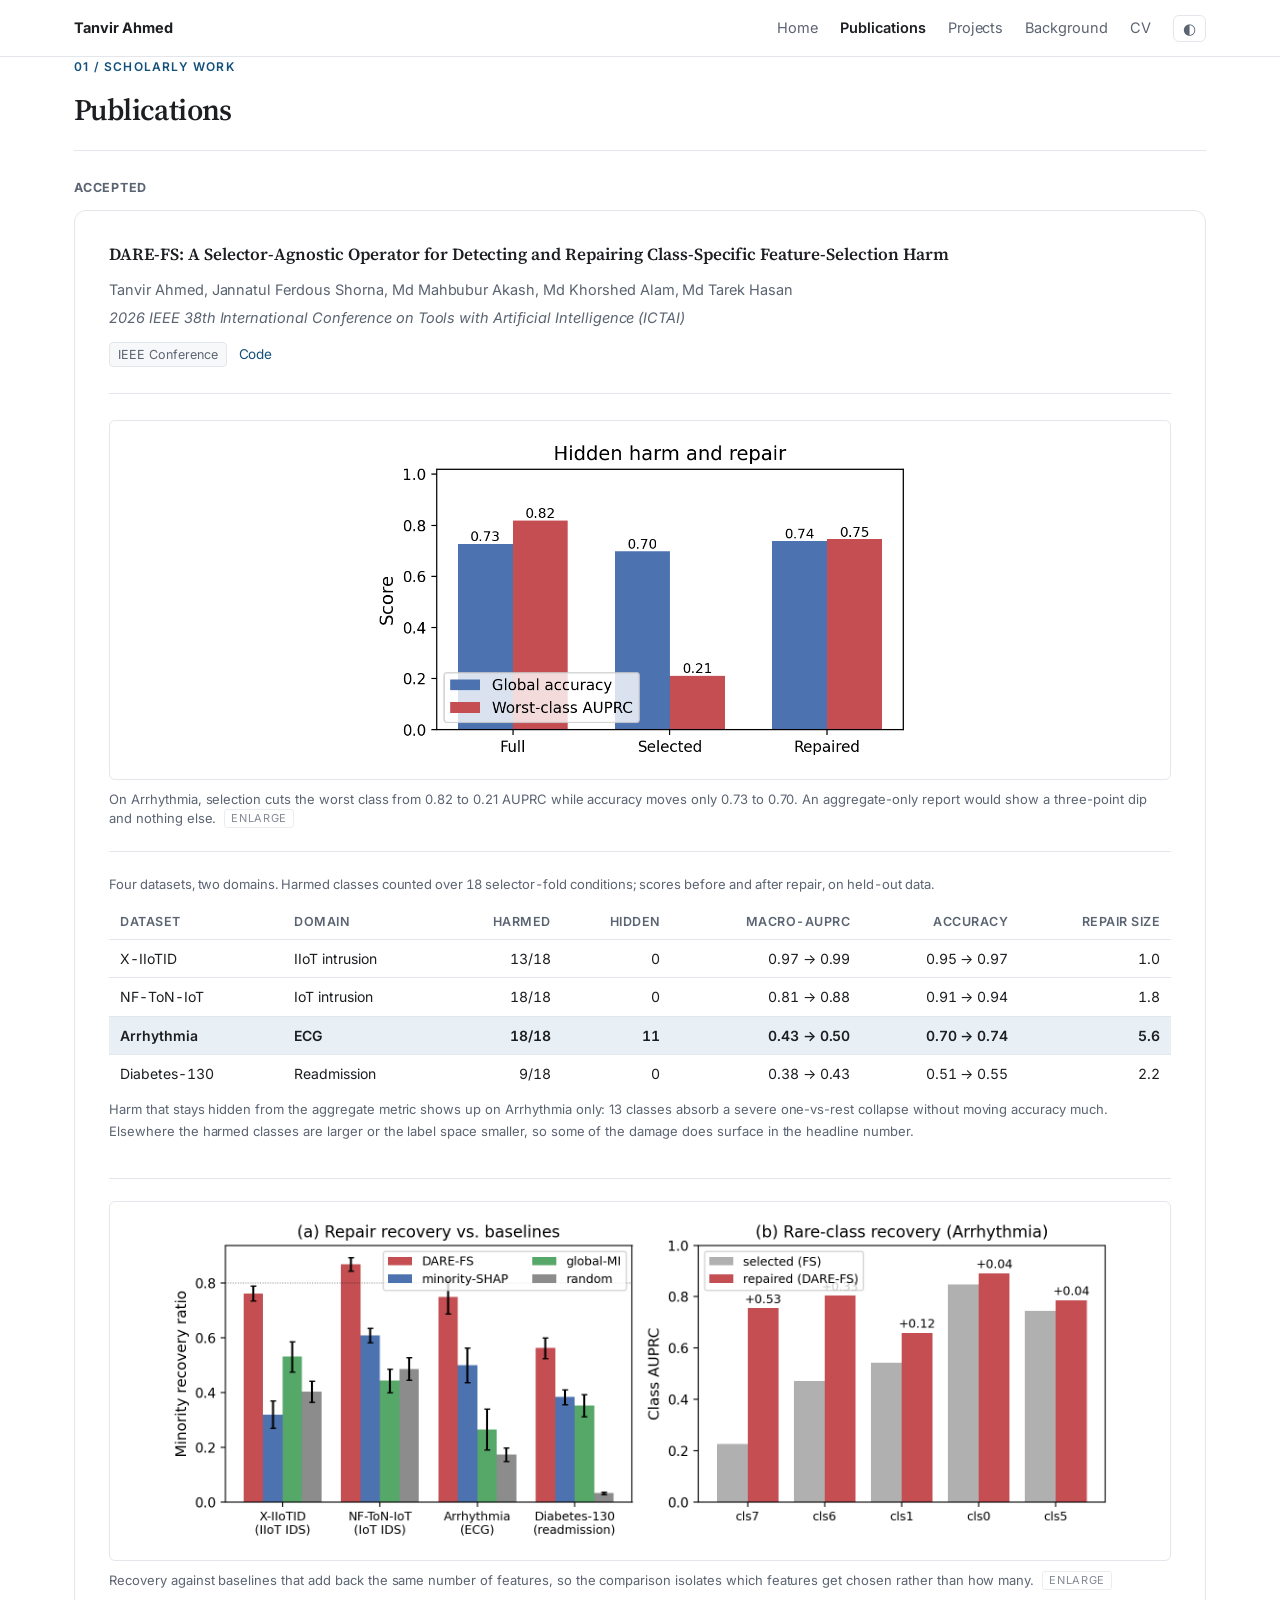
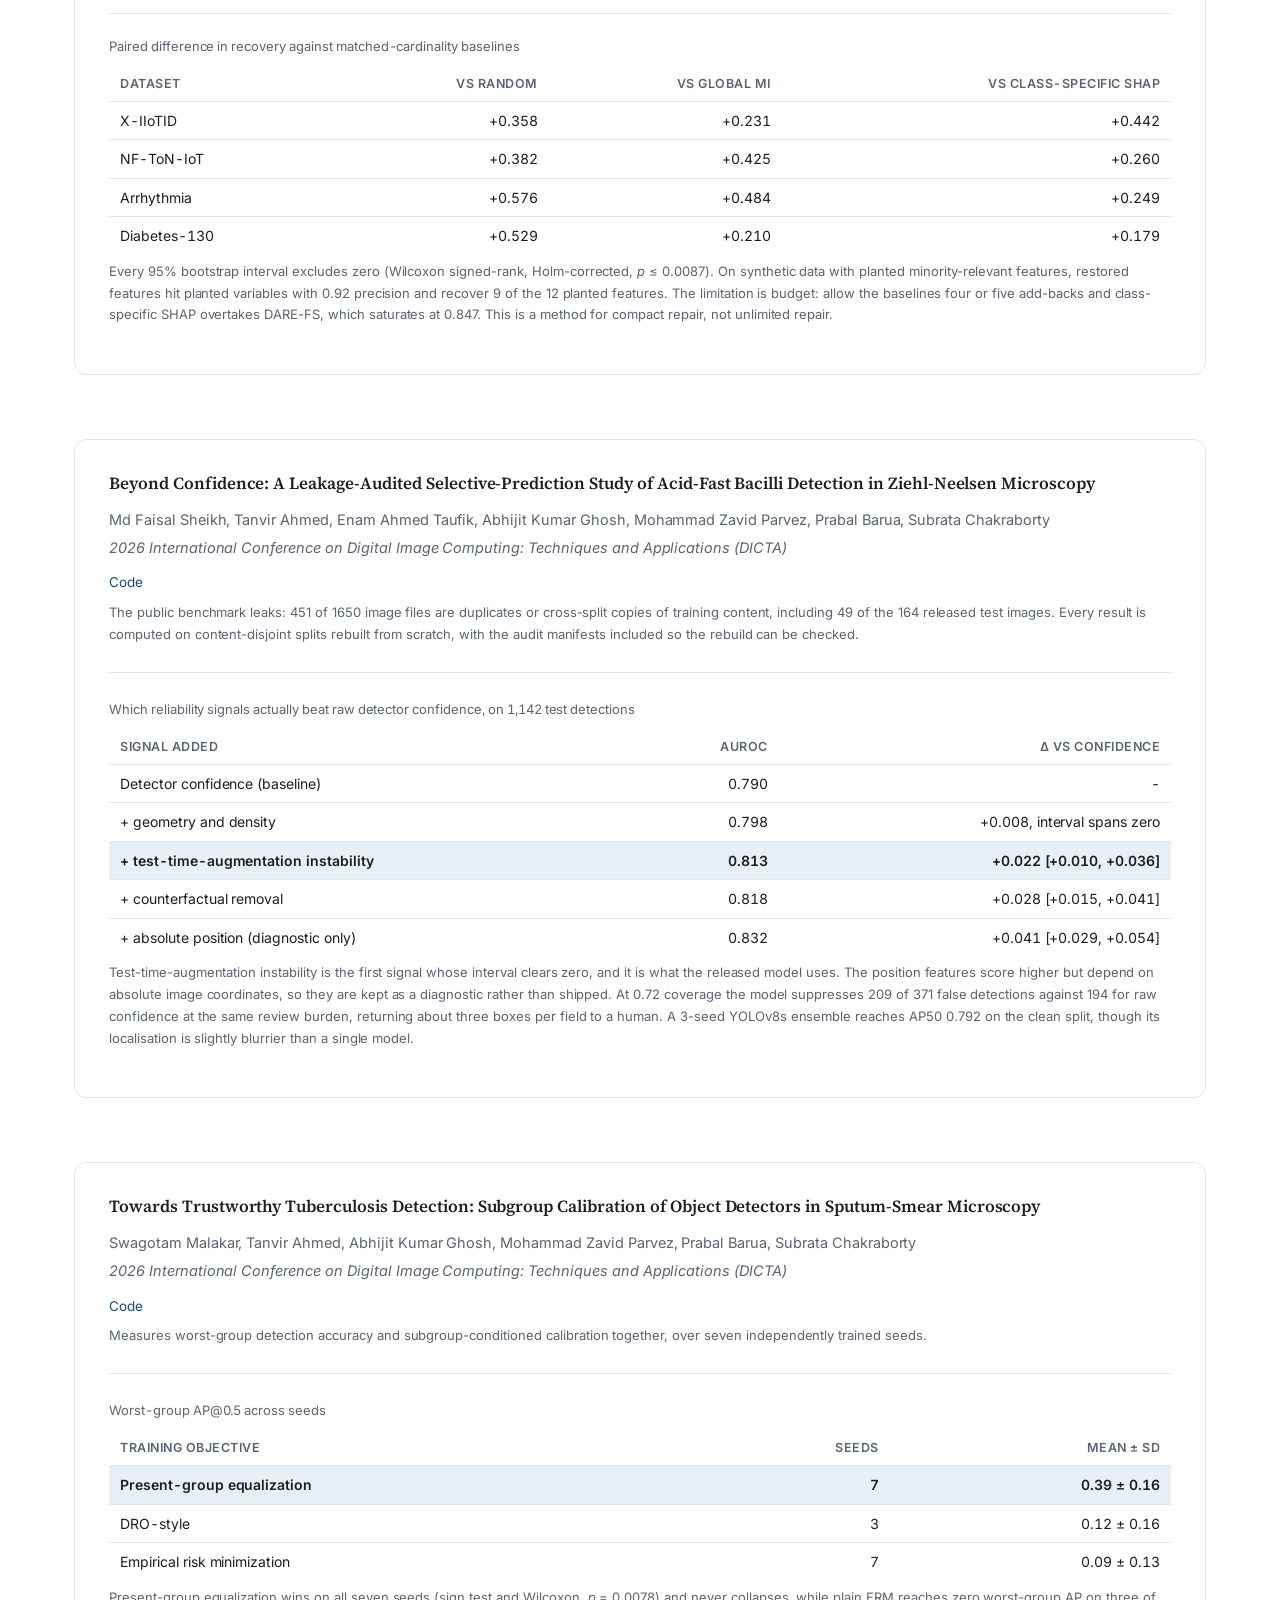
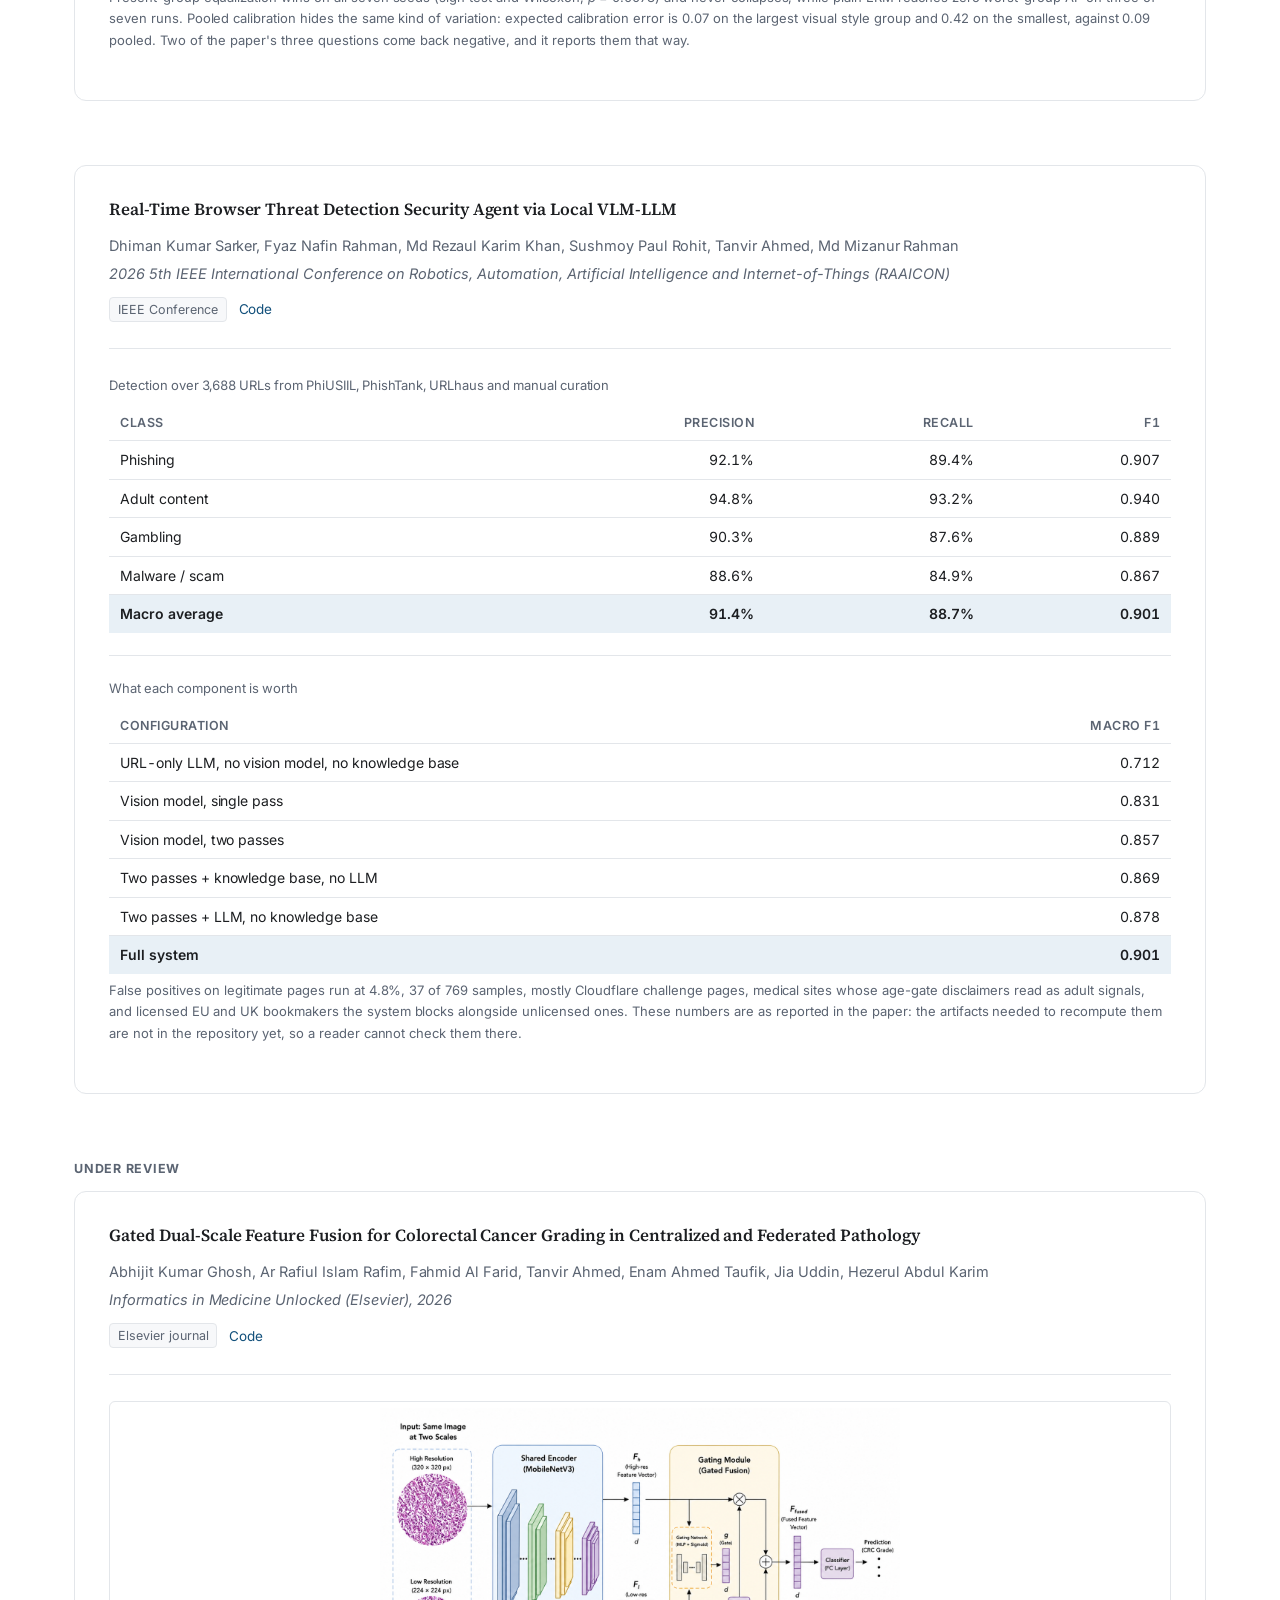
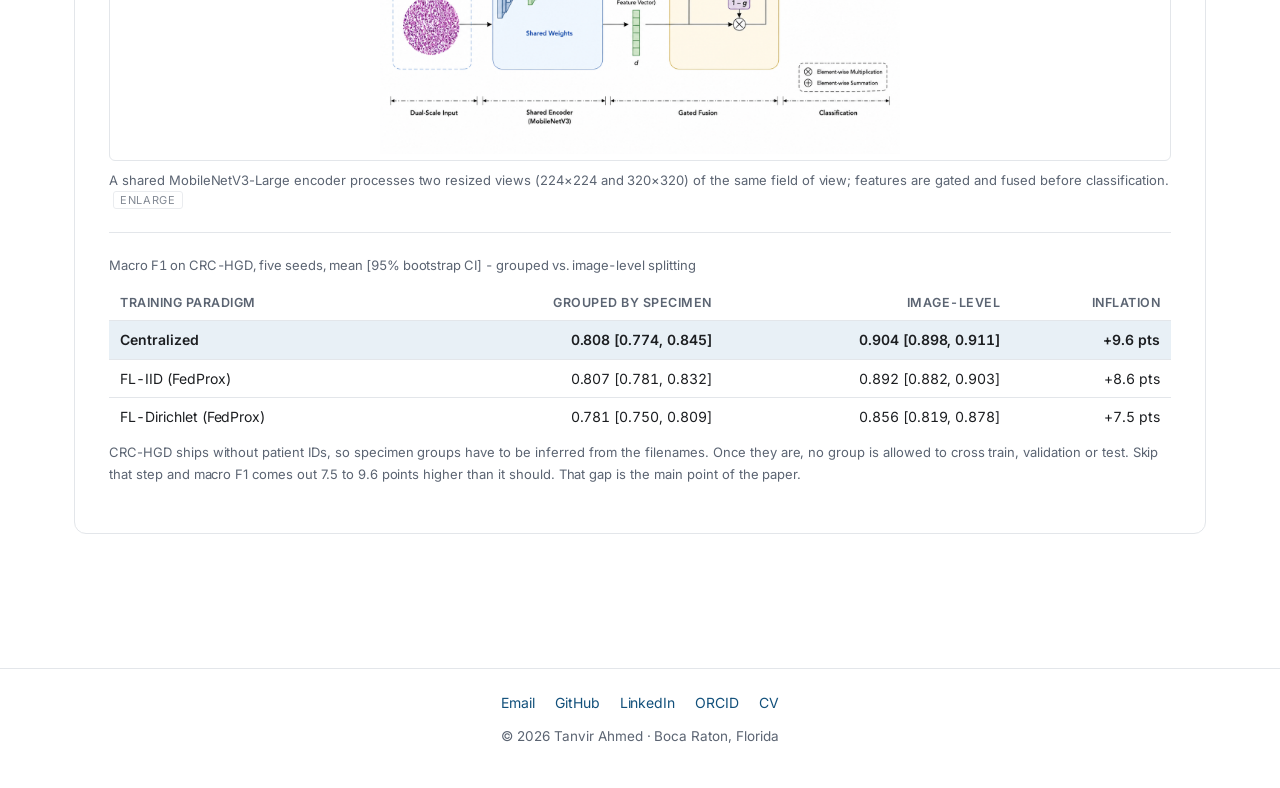
<file: publications.html>
<!DOCTYPE html>
<html lang="en">
<head>
<meta charset="utf-8">
<meta name="viewport" content="width=device-width, initial-scale=1">
<title>Publications - Tanvir Ahmed</title>
<meta name="description" content="Tanvir Ahmed - independent researcher in machine learning, computer vision, biomedical imaging, and quantum machine learning.">
<link rel="preconnect" href="https://fonts.googleapis.com">
<link rel="preconnect" href="https://fonts.gstatic.com" crossorigin>
<link href="https://fonts.googleapis.com/css2?family=Inter:wght@400;500;600;700&family=Source+Serif+4:opsz,wght@8..60,400;8..60,600;8..60,700&display=swap" rel="stylesheet">
<link rel="icon" href="data:image/svg+xml,<svg xmlns=%22http://www.w3.org/2000/svg%22 viewBox=%220 0 100 100%22><rect width=%22100%22 height=%22100%22 rx=%2220%22 fill=%22%2312507b%22/><text y=%2270%22 x=%2250%22 text-anchor=%22middle%22 font-size=%2252%22 font-family=%22serif%22 fill=%22white%22>TA</text></svg>">
<meta property="og:title" content="Tanvir Ahmed">
<meta property="og:description" content="Independent researcher in machine learning, biomedical imaging, and quantum machine learning.">
<meta property="og:type" content="profile">
<link rel="stylesheet" href="style.css">
</head>
<body>
<a class="skip" href="#main">Skip to content</a>

<nav>
  <div class="nav-inner">
    <a class="nav-name" href="index.html">Tanvir Ahmed</a>
    <a href="index.html">Home</a>
    <a class="active" href="publications.html">Publications</a>
    <a href="projects.html">Projects</a>
    <a href="index.html#background">Background</a>
    <a href="Tanvir_Ahmed_CV.pdf">CV</a>
    <button id="theme-toggle" type="button" aria-label="Toggle colour theme" title="Toggle light / dark">
      <span aria-hidden="true">◐</span>
    </button>
  </div>
</nav>

<div class="wrap" id="main">
  <main>
    <section id="publications">
      <h2><span class="eyebrow">01 / Scholarly work</span>Publications</h2>

      <p class="status">Accepted</p>

      <article class="paper">
      <div class="pub" id="dare-fs">
        <span class="title">DARE-FS: A Selector-Agnostic Operator for Detecting and Repairing Class-Specific
          Feature-Selection Harm</span>
        <span class="authors">Tanvir Ahmed, Jannatul Ferdous Shorna, Md Mahbubur Akash, Md Khorshed Alam,
          Md Tarek Hasan</span><br>
        <span class="venue">2026 IEEE 38th International Conference on Tools with Artificial Intelligence (ICTAI)</span>
        <div class="meta"><span class="badge">IEEE Conference</span>
          <a href="https://github.com/TanvirLimon12/dare-fs">Code</a></div>
      </div>

        <figure class="fig"><a href="figures/darefs_hidden_harm.png" target="_blank" rel="noopener"><img src="figures/darefs_hidden_harm.png" alt="Hidden class-specific harm and repair on Arrhythmia"></a>
          <figcaption>On Arrhythmia, selection cuts the worst class from 0.82 to 0.21 AUPRC while accuracy moves only
          0.73 to 0.70. An aggregate-only report would show a three-point dip and nothing else. <span class="zoom">enlarge</span></figcaption></figure>
        <div class="table-wrap">
          <table>
            <caption>Four datasets, two domains. Harmed classes counted over 18 selector-fold conditions; scores before
              and after repair, on held-out data.</caption>
            <thead><tr><th>Dataset</th><th>Domain</th><th class="num">Harmed</th><th class="num">Hidden</th>
              <th class="num">Macro-AUPRC</th><th class="num">Accuracy</th><th class="num">Repair size</th></tr></thead>
            <tbody>
              <tr><td>X-IIoTID</td><td>IIoT intrusion</td><td class="num">13/18</td><td class="num">0</td>
                <td class="num">0.97 &rarr; 0.99</td><td class="num">0.95 &rarr; 0.97</td><td class="num">1.0</td></tr>
              <tr><td>NF-ToN-IoT</td><td>IoT intrusion</td><td class="num">18/18</td><td class="num">0</td>
                <td class="num">0.81 &rarr; 0.88</td><td class="num">0.91 &rarr; 0.94</td><td class="num">1.8</td></tr>
              <tr class="highlight"><td>Arrhythmia</td><td>ECG</td><td class="num">18/18</td><td class="num">11</td>
                <td class="num">0.43 &rarr; 0.50</td><td class="num">0.70 &rarr; 0.74</td><td class="num">5.6</td></tr>
              <tr><td>Diabetes-130</td><td>Readmission</td><td class="num">9/18</td><td class="num">0</td>
                <td class="num">0.38 &rarr; 0.43</td><td class="num">0.51 &rarr; 0.55</td><td class="num">2.2</td></tr>
            </tbody>
          </table>
          <p class="footnote">Harm that stays hidden from the aggregate metric shows up on Arrhythmia only: 13 classes
          absorb a severe one-vs-rest collapse without moving accuracy much. Elsewhere the harmed classes are larger or
          the label space smaller, so some of the damage does surface in the headline number.</p>
        </div>
        <figure class="fig"><a href="figures/darefs_cross_domain.png" target="_blank" rel="noopener"><img src="figures/darefs_cross_domain.png" alt="Recovery against matched-cardinality baselines"></a>
          <figcaption>Recovery against baselines that add back the same number of features, so the comparison isolates
          which features get chosen rather than how many. <span class="zoom">enlarge</span></figcaption></figure>
        <div class="table-wrap">
          <table>
            <caption>Paired difference in recovery against matched-cardinality baselines</caption>
            <thead><tr><th>Dataset</th><th class="num">vs random</th><th class="num">vs global MI</th>
              <th class="num">vs class-specific SHAP</th></tr></thead>
            <tbody>
              <tr><td>X-IIoTID</td><td class="num">+0.358</td><td class="num">+0.231</td><td class="num">+0.442</td></tr>
              <tr><td>NF-ToN-IoT</td><td class="num">+0.382</td><td class="num">+0.425</td><td class="num">+0.260</td></tr>
              <tr><td>Arrhythmia</td><td class="num">+0.576</td><td class="num">+0.484</td><td class="num">+0.249</td></tr>
              <tr><td>Diabetes-130</td><td class="num">+0.529</td><td class="num">+0.210</td><td class="num">+0.179</td></tr>
            </tbody>
          </table>
          <p class="footnote">Every 95% bootstrap interval excludes zero (Wilcoxon signed-rank, Holm-corrected,
          <em>p</em> &le; 0.0087). On synthetic data with planted minority-relevant features, restored features hit
          planted variables with 0.92 precision and recover 9 of the 12 planted features. The limitation is budget:
          allow the baselines four or five add-backs and class-specific SHAP overtakes DARE-FS, which saturates at
          0.847. This is a method for compact repair, not unlimited repair.</p>
        </div>
      </article>

      <article class="paper">
      <div class="pub" id="afb-selective-prediction">
        <span class="title">Beyond Confidence: A Leakage-Audited Selective-Prediction Study of Acid-Fast Bacilli
          Detection in Ziehl-Neelsen Microscopy</span>
        <span class="authors">Md Faisal Sheikh, Tanvir Ahmed, Enam Ahmed Taufik, Abhijit Kumar Ghosh,
          Mohammad Zavid Parvez, Prabal Barua, Subrata Chakraborty</span><br>
        <span class="venue">2026 International Conference on Digital Image Computing: Techniques and Applications
          (DICTA)</span>
        <div class="meta"><a href="https://github.com/TanvirLimon12/afb-selective-prediction">Code</a></div>
        <p class="footnote" style="margin-top:8px">The public benchmark leaks: 451 of 1650 image files are duplicates
        or cross-split copies of training content, including 49 of the 164 released test images. Every result is
        computed on content-disjoint splits rebuilt from scratch, with the audit manifests included so the rebuild can
        be checked.</p>

        <div class="table-wrap">
          <table>
            <caption>Which reliability signals actually beat raw detector confidence, on 1,142 test detections</caption>
            <thead><tr><th>Signal added</th><th class="num">AUROC</th><th class="num">&Delta; vs confidence</th></tr></thead>
            <tbody>
              <tr><td>Detector confidence (baseline)</td><td class="num">0.790</td><td class="num">-</td></tr>
              <tr><td>+ geometry and density</td><td class="num">0.798</td><td class="num">+0.008, interval spans zero</td></tr>
              <tr class="highlight"><td>+ test-time-augmentation instability</td><td class="num">0.813</td><td class="num">+0.022 [+0.010, +0.036]</td></tr>
              <tr><td>+ counterfactual removal</td><td class="num">0.818</td><td class="num">+0.028 [+0.015, +0.041]</td></tr>
              <tr><td>+ absolute position (diagnostic only)</td><td class="num">0.832</td><td class="num">+0.041 [+0.029, +0.054]</td></tr>
            </tbody>
          </table>
          <p class="footnote">Test-time-augmentation instability is the first signal whose interval clears zero, and it
          is what the released model uses. The position features score higher but depend on absolute image coordinates,
          so they are kept as a diagnostic rather than shipped. At 0.72 coverage the model suppresses 209 of 371 false
          detections against 194 for raw confidence at the same review burden, returning about three boxes per field to
          a human. A 3-seed YOLOv8s ensemble reaches AP50 0.792 on the clean split, though its localisation is slightly
          blurrier than a single model.</p>
        </div>
      </div>
      </article>

      <article class="paper">
      <div class="pub" id="afb-subgroup-calibration">
        <span class="title">Towards Trustworthy Tuberculosis Detection: Subgroup Calibration of Object Detectors
          in Sputum-Smear Microscopy</span>
        <span class="authors">Swagotam Malakar, Tanvir Ahmed, Abhijit Kumar Ghosh, Mohammad Zavid Parvez,
          Prabal Barua, Subrata Chakraborty</span><br>
        <span class="venue">2026 International Conference on Digital Image Computing: Techniques and Applications
          (DICTA)</span>
        <div class="meta"><a href="https://github.com/TanvirLimon12/afb-subgroup-calibration">Code</a></div>
        <p class="footnote" style="margin-top:8px">Measures worst-group detection accuracy and subgroup-conditioned
        calibration together, over seven independently trained seeds.</p>

        <div class="table-wrap">
          <table>
            <caption>Worst-group AP@0.5 across seeds</caption>
            <thead><tr><th>Training objective</th><th class="num">Seeds</th><th class="num">Mean &plusmn; SD</th></tr></thead>
            <tbody>
              <tr class="highlight"><td>Present-group equalization</td><td class="num">7</td><td class="num">0.39 &plusmn; 0.16</td></tr>
              <tr><td>DRO-style</td><td class="num">3</td><td class="num">0.12 &plusmn; 0.16</td></tr>
              <tr><td>Empirical risk minimization</td><td class="num">7</td><td class="num">0.09 &plusmn; 0.13</td></tr>
            </tbody>
          </table>
          <p class="footnote">Present-group equalization wins on all seven seeds (sign test and Wilcoxon,
          <em>p</em> = 0.0078) and never collapses, while plain ERM reaches zero worst-group AP on three of seven runs.
          Pooled calibration hides the same kind of variation: expected calibration error is 0.07 on the largest visual
          style group and 0.42 on the smallest, against 0.09 pooled. Two of the paper's three questions come back
          negative, and it reports them that way.</p>
        </div>
      </div>
      </article>

      <article class="paper">
      <div class="pub" id="phishguard">
        <span class="title">Real-Time Browser Threat Detection Security Agent via Local VLM-LLM</span>
        <span class="authors">Dhiman Kumar Sarker, Fyaz Nafin Rahman, Md Rezaul Karim Khan, Sushmoy Paul Rohit,
          Tanvir Ahmed, Md Mizanur Rahman</span><br>
        <span class="venue">2026 5th IEEE International Conference on Robotics, Automation, Artificial Intelligence and
          Internet-of-Things (RAAICON)</span>
        <div class="meta"><span class="badge">IEEE Conference</span>
          <a href="https://github.com/TanvirLimon12/phishguard">Code</a></div>
      </div>

        <div class="table-wrap">
          <table>
            <caption>Detection over 3,688 URLs from PhiUSIIL, PhishTank, URLhaus and manual curation</caption>
            <thead><tr><th>Class</th><th class="num">Precision</th><th class="num">Recall</th><th class="num">F1</th></tr></thead>
            <tbody>
              <tr><td>Phishing</td><td class="num">92.1%</td><td class="num">89.4%</td><td class="num">0.907</td></tr>
              <tr><td>Adult content</td><td class="num">94.8%</td><td class="num">93.2%</td><td class="num">0.940</td></tr>
              <tr><td>Gambling</td><td class="num">90.3%</td><td class="num">87.6%</td><td class="num">0.889</td></tr>
              <tr><td>Malware / scam</td><td class="num">88.6%</td><td class="num">84.9%</td><td class="num">0.867</td></tr>
              <tr class="highlight"><td>Macro average</td><td class="num">91.4%</td><td class="num">88.7%</td><td class="num">0.901</td></tr>
            </tbody>
          </table>
        </div>
        <div class="table-wrap">
          <table>
            <caption>What each component is worth</caption>
            <thead><tr><th>Configuration</th><th class="num">Macro F1</th></tr></thead>
            <tbody>
              <tr><td>URL-only LLM, no vision model, no knowledge base</td><td class="num">0.712</td></tr>
              <tr><td>Vision model, single pass</td><td class="num">0.831</td></tr>
              <tr><td>Vision model, two passes</td><td class="num">0.857</td></tr>
              <tr><td>Two passes + knowledge base, no LLM</td><td class="num">0.869</td></tr>
              <tr><td>Two passes + LLM, no knowledge base</td><td class="num">0.878</td></tr>
              <tr class="highlight"><td>Full system</td><td class="num">0.901</td></tr>
            </tbody>
          </table>
          <p class="footnote">False positives on legitimate pages run at 4.8%, 37 of 769 samples, mostly Cloudflare
          challenge pages, medical sites whose age-gate disclaimers read as adult signals, and licensed EU and UK
          bookmakers the system blocks alongside unlicensed ones. These numbers are as reported in the paper: the
          artifacts needed to recompute them are not in the repository yet, so a reader cannot check them there.</p>
        </div>
      </article>

      <p class="status">Under Review</p>
      <article class="paper">
      <div class="pub" id="crc-grading">
        <span class="title">Gated Dual-Scale Feature Fusion for Colorectal Cancer Grading in Centralized and
          Federated Pathology</span>
        <span class="authors">Abhijit Kumar Ghosh, Ar Rafiul Islam Rafim, Fahmid Al Farid, Tanvir Ahmed,
          Enam Ahmed Taufik, Jia Uddin, Hezerul Abdul Karim</span><br>
        <span class="venue">Informatics in Medicine Unlocked (Elsevier), 2026</span>
        <div class="meta"><span class="badge">Elsevier journal</span>
          <a href="https://github.com/TanvirLimon12/Gated-Dual-Scale-Feature-Fusion-CRC-Federated-Pathology">Code</a></div>
      </div>

      <figure class="fig"><a href="figures/crc_arch.png" target="_blank" rel="noopener"><img src="figures/crc_arch.png" alt="Gated dual-scale fusion architecture"></a>
        <figcaption>A shared MobileNetV3-Large encoder processes two resized views (224&times;224 and 320&times;320) of the
        same field of view; features are gated and fused before classification. <span class="zoom">enlarge</span></figcaption></figure>

      <div class="table-wrap">
        <table>
          <caption>Macro F1 on CRC-HGD, five seeds, mean [95% bootstrap CI] - grouped vs. image-level splitting</caption>
          <thead><tr><th>Training paradigm</th><th class="num">Grouped by specimen</th>
            <th class="num">Image-level</th><th class="num">Inflation</th></tr></thead>
          <tbody>
            <tr class="highlight"><td>Centralized</td><td class="num">0.808 [0.774, 0.845]</td>
              <td class="num">0.904 [0.898, 0.911]</td><td class="num">+9.6 pts</td></tr>
            <tr><td>FL-IID (FedProx)</td><td class="num">0.807 [0.781, 0.832]</td>
              <td class="num">0.892 [0.882, 0.903]</td><td class="num">+8.6 pts</td></tr>
            <tr><td>FL-Dirichlet (FedProx)</td><td class="num">0.781 [0.750, 0.809]</td>
              <td class="num">0.856 [0.819, 0.878]</td><td class="num">+7.5 pts</td></tr>
          </tbody>
        </table>
        <p class="footnote">CRC-HGD ships without patient IDs, so specimen groups have to be inferred from the
        filenames. Once they are, no group is allowed to cross train, validation or test. Skip that step and macro F1
        comes out 7.5 to 9.6 points higher than it should. That gap is the main point of the paper.</p>
      </div>
      </article>

    </section>

  </main>

</div>

<footer>
  <div class="footer-links">
    <a href="mailto:tanvirlimon12@gmail.com">Email</a>
    <a href="https://github.com/TanvirLimon12">GitHub</a>
    <a href="https://www.linkedin.com/in/tanvir-ahmed-limon">LinkedIn</a>
    <a href="https://orcid.org/0009-0004-3301-9581">ORCID</a>
    <a href="Tanvir_Ahmed_CV.pdf">CV</a>
  </div>
  <p>&copy; 2026 Tanvir Ahmed &middot; Boca Raton, Florida</p>
</footer>

<script src="script.js"></script>
</body>
</html>
</file>
<file: style.css>
:root {
  --bg: #ffffff;
  --surface: #f7f8fa;
  --border: #e3e6ea;
  --text: #1c1e21;
  --muted: #5b6472;
  --accent: #12507b;
  --accent-soft: #e8f0f6;
  --max: 1180px;
}

@media (prefers-color-scheme: dark) {
  :root:not([data-theme="light"]) {
    --bg: #14171a;
    --surface: #1c2025;
    --border: #2c3239;
    --text: #e7eaee;
    --muted: #9aa4b2;
    --accent: #7cb7e0;
    --accent-soft: #1d2a35;
  }
}

:root[data-theme="dark"] {
  --bg: #14171a;
  --surface: #1c2025;
  --border: #2c3239;
  --text: #e7eaee;
  --muted: #9aa4b2;
  --accent: #7cb7e0;
  --accent-soft: #1d2a35;
}

* { box-sizing: border-box; }

html { scroll-behavior: smooth; scroll-padding-top: 70px; }

body {
  margin: 0;
  background: var(--bg);
  color: var(--text);
  font-family: "Inter", -apple-system, BlinkMacSystemFont, "Segoe UI", Roboto, "Helvetica Neue", Arial, sans-serif;
  font-size: 16.5px;
  line-height: 1.68;
  letter-spacing: -0.002em;
  -webkit-font-smoothing: antialiased;
}

a { color: var(--accent); text-decoration: none; }
a:hover { text-decoration: underline; }

/* ---------- top nav ---------- */
nav {
  position: sticky;
  top: 0;
  z-index: 10;
  background: color-mix(in srgb, var(--bg) 92%, transparent);
  backdrop-filter: blur(8px);
  border-bottom: 1px solid var(--border);
}
.nav-inner {
  max-width: var(--max);
  margin: 0 auto;
  padding: 0 24px;
  display: flex;
  align-items: center;
  gap: 22px;
  height: 56px;
  overflow-x: auto;
}
.nav-name { font-weight: 700; margin-right: auto; white-space: nowrap; color: var(--text); }
.nav-inner a { color: var(--muted); font-size: 14.5px; white-space: nowrap; }
.nav-inner a:hover { color: var(--accent); text-decoration: none; }

/* ---------- layout ---------- */
.wrap {
  max-width: var(--max);
  margin: 0 auto;
  padding: 40px 24px 80px;
  display: grid;
  grid-template-columns: 250px 1fr;
  gap: 56px;
  align-items: start;
}

/* ---------- sidebar ---------- */
aside { position: sticky; top: 88px; }

.avatar {
  width: 168px;
  height: 168px;
  border-radius: 50%;
  object-fit: cover;
  border: 1px solid var(--border);
  display: block;
  margin-bottom: 18px;
}
.avatar-fallback {
  width: 168px; height: 168px;
  border-radius: 50%;
  background: var(--accent-soft);
  color: var(--accent);
  display: flex; align-items: center; justify-content: center;
  font-size: 46px; font-weight: 600; letter-spacing: 1px;
  margin-bottom: 18px;
  border: 1px solid var(--border);
}

aside h1 {
  font-family: "Source Serif 4", Georgia, "Times New Roman", serif;
  font-size: 27px; font-weight: 600; margin: 0 0 5px; line-height: 1.2; letter-spacing: -0.01em;
}
aside .role { color: var(--muted); font-size: 14.5px; margin: 0 0 16px; }

.links { list-style: none; padding: 0; margin: 0; font-size: 14.5px; }
.links li { margin-bottom: 7px; display: flex; gap: 9px; align-items: baseline; }
.links .label { color: var(--muted); min-width: 62px; flex-shrink: 0; }

.cv-button {
  display: inline-block;
  margin-top: 18px;
  padding: 8px 16px;
  border: 1px solid var(--accent);
  border-radius: 6px;
  font-size: 14.5px;
  color: var(--accent);
}
.cv-button:hover { background: var(--accent); color: var(--bg); text-decoration: none; }

/* ---------- sections ---------- */
section { margin-bottom: 54px; scroll-margin-top: 70px; }
section > h2 {
  font-size: 13px;
  text-transform: uppercase;
  letter-spacing: 0.09em;
  color: var(--muted);
  font-weight: 700;
  border-bottom: 1px solid var(--border);
  padding-bottom: 8px;
  margin: 0 0 22px;
  position: relative;
}
section > h2::after {
  content: "";
  position: absolute;
  left: 0; bottom: -1px;
  width: 42px; height: 2px;
  background: var(--accent);
}

p { margin: 0 0 14px; }
.lead { font-size: 17px; }

/* interests */
.chips { display: flex; flex-wrap: wrap; gap: 8px; padding: 0; margin: 0; list-style: none; }
.chips li {
  background: var(--accent-soft);
  color: var(--accent);
  padding: 5px 12px;
  border-radius: 20px;
  font-size: 13.5px;
}

/* news */
.news { list-style: none; padding: 0; margin: 0; }
.news li { display: flex; gap: 14px; padding: 9px 0; border-bottom: 1px solid var(--border); font-size: 15px; }
.news li:last-child { border-bottom: 0; }
.news time { color: var(--muted); flex-shrink: 0; width: 78px; font-variant-numeric: tabular-nums; font-size: 14px; }

/* publications */
.status {
  font-size: 12.5px;
  font-weight: 700;
  text-transform: uppercase;
  letter-spacing: 0.06em;
  color: var(--muted);
  margin: 22px 0 12px;
}
.status:first-of-type { margin-top: 0; }

.pub { margin-bottom: 18px; padding-left: 15px; border-left: 2px solid var(--border); }
.pub .title {
  font-family: "Source Serif 4", Georgia, serif;
  font-weight: 600; font-size: 17px; display: block; margin-bottom: 4px; line-height: 1.4;
}
.pub .authors { color: var(--muted); font-size: 14.5px; }
.pub .authors strong { color: var(--text); font-weight: 600; }
.pub .venue { font-size: 14.5px; color: var(--muted); font-style: italic; }
.pub .meta { font-size: 13.5px; margin-top: 4px; display: flex; gap: 12px; flex-wrap: wrap; }
.badge {
  background: var(--surface);
  border: 1px solid var(--border);
  border-radius: 4px;
  padding: 1px 8px;
  font-size: 12.5px;
  color: var(--muted);
}

/* projects */
.project { padding: 26px 0; border-bottom: 1px solid var(--border); }
.project:last-child { border-bottom: 0; }
.project h3 {
  font-family: "Source Serif 4", Georgia, serif;
  font-size: 19px; font-weight: 600; margin: 0 0 8px; line-height: 1.35;
}
.project h3 .code { font-size: 13.5px; font-weight: 400; margin-left: 8px; }
.project p { margin: 0; font-size: 15px; color: var(--text); }
.project .result { color: var(--muted); font-size: 14.5px; margin-top: 6px; }

/* timeline */
.entry { display: grid; grid-template-columns: 150px 1fr; gap: 18px; padding: 14px 0; border-bottom: 1px solid var(--border); }
.entry:last-child { border-bottom: 0; }
.entry .when { color: var(--muted); font-size: 14px; }
.entry .what strong { display: block; }
.entry .what span { color: var(--muted); font-size: 14.5px; }

/* skills */
.skills { display: grid; grid-template-columns: 155px 1fr; gap: 6px 18px; font-size: 15px; }
.skills dt { color: var(--muted); }
.skills dd { margin: 0; }

footer {
  border-top: 1px solid var(--border);
  padding: 22px 24px 40px;
  text-align: center;
  color: var(--muted);
  font-size: 13.5px;
}

@media (max-width: 820px) {
  .wrap { grid-template-columns: 1fr; gap: 32px; padding-top: 28px; }
  aside { position: static; text-align: center; }
  .avatar, .avatar-fallback { margin-left: auto; margin-right: auto; }
  .links li { justify-content: center; }
  .entry, .skills { grid-template-columns: 1fr; gap: 4px; }
  .entry .when { order: 2; }
}

/* ---------- figures ---------- */
.fig { margin: 16px 0 6px; }
.fig img {
  width: 100%;
  display: block;
  border: 1px solid var(--border);
  border-radius: 6px;
  background: #ffffff;   /* result PNGs have white backgrounds */
  padding: 6px;
}
.fig figcaption {
  font-size: 13px;
  color: var(--muted);
  margin-top: 7px;
  line-height: 1.5;
}
.fig-row { display: grid; grid-template-columns: 1fr 1fr; gap: 16px; }
@media (max-width: 700px) { .fig-row { grid-template-columns: 1fr; } }

/* ---------- tables ---------- */
.table-wrap { overflow-x: auto; margin: 14px 0 6px; }
table {
  border-collapse: collapse;
  width: 100%;
  font-size: 14px;
  font-variant-numeric: tabular-nums;
}
caption {
  caption-side: top;
  text-align: left;
  font-size: 13px;
  color: var(--muted);
  padding-bottom: 8px;
}
th, td { padding: 7px 11px; text-align: left; border-bottom: 1px solid var(--border); white-space: nowrap; }
th {
  font-size: 12.5px;
  text-transform: uppercase;
  letter-spacing: 0.04em;
  color: var(--muted);
  font-weight: 600;
  border-bottom: 1.5px solid var(--border);
}
tbody tr:last-child td { border-bottom: 0; }
tr.highlight td { background: var(--accent-soft); font-weight: 600; }
td.num, th.num { text-align: right; }
.footnote { font-size: 13px; color: var(--muted); margin-top: 6px; }
.fig a { display: block; }
.fig a:hover img { border-color: var(--accent); }
.zoom {
  display: inline-block;
  font-size: 11.5px;
  text-transform: uppercase;
  letter-spacing: 0.05em;
  color: var(--accent);
  border: 1px solid var(--border);
  border-radius: 3px;
  padding: 0 6px;
  margin-right: 7px;
  vertical-align: 1px;
}


/* ---------- theme toggle, skip link, nav state ---------- */
#theme-toggle {
  background: none;
  border: 1px solid var(--border);
  border-radius: 6px;
  color: var(--muted);
  cursor: pointer;
  font-size: 15px;
  line-height: 1;
  padding: 5px 9px;
  flex-shrink: 0;
}
#theme-toggle:hover { color: var(--accent); border-color: var(--accent); }

.nav-inner a.active { color: var(--text); font-weight: 600; }

.skip {
  position: absolute; left: -9999px;
  background: var(--accent); color: #fff;
  padding: 10px 16px; border-radius: 0 0 6px 0; z-index: 20;
}
.skip:focus { left: 0; top: 0; }

a:focus-visible, button:focus-visible {
  outline: 2px solid var(--accent);
  outline-offset: 2px;
  border-radius: 3px;
}

/* enlarge hint sits quietly at the end of the caption */
.zoom {
  display: inline-block;
  font-size: 11px;
  text-transform: uppercase;
  letter-spacing: 0.06em;
  color: var(--muted);
  border: 1px solid var(--border);
  border-radius: 3px;
  padding: 0 6px;
  margin-left: 4px;
  opacity: 0.75;
}
.fig a:hover + figcaption .zoom, .fig:hover .zoom { color: var(--accent); border-color: var(--accent); opacity: 1; }

.pub { transition: border-color 0.15s ease; }
.pub:hover { border-left-color: var(--accent); }

/* ---------- print ---------- */
@media print {
  nav, #theme-toggle, .cv-button, .zoom, .skip, footer { display: none !important; }
  .wrap { display: block; max-width: none; padding: 0; }
  aside { position: static; margin-bottom: 24px; }
  body { font-size: 11pt; }
  .fig img { max-height: 7cm; object-fit: contain; }
  .project, .pub, section { break-inside: avoid; page-break-inside: avoid; }
  a { color: #000; text-decoration: underline; }
}

/* ---------- overflow containment ---------- */
/* Grid and flex children default to min-width:auto, which lets long strings
   (emails, URLs, nowrap tables) push the page wider than the viewport. */
.wrap > *, .fig, .project, .pub, section { min-width: 0; }
.table-wrap { max-width: 100%; }
aside a, .links li span, .pub .authors, .pub .venue { overflow-wrap: anywhere; }
.links li { flex-wrap: wrap; }
img { max-width: 100%; }

/* ---------- research themes ---------- */
.themes { display: grid; gap: 18px; }
.theme {
  border-left: 3px solid var(--accent);
  background: var(--surface);
  border-radius: 0 8px 8px 0;
  padding: 16px 20px;
}
.theme h3 {
  font-family: "Source Serif 4", Georgia, serif;
  font-size: 17.5px; font-weight: 600; margin: 0 0 6px; line-height: 1.35;
}
.theme p { margin: 0; font-size: 15px; color: var(--muted); }

/* ---------- publication badges ---------- */
.badge.accepted { background: var(--accent); color: #fff; border-color: var(--accent); font-weight: 600; }
.badge.first { border-color: var(--accent); color: var(--accent); font-weight: 600; }
.pub .meta { align-items: center; margin-top: 7px; }

/* ---------- footer ---------- */
.footer-links { display: flex; gap: 20px; justify-content: center; flex-wrap: wrap; margin-bottom: 10px; }
.footer-links a { font-size: 14px; }
footer p { margin: 0; }

/* ================= hero ================= */
.hero {
  max-width: var(--max);
  margin: 0 auto;
  padding: 64px 24px 56px;
  display: grid;
  grid-template-columns: 1fr 340px;
  gap: 64px;
  align-items: start;
}
.hero-text h1 {
  font-family: "Source Serif 4", Georgia, serif;
  font-size: clamp(38px, 5vw, 56px);
  font-weight: 700;
  letter-spacing: -0.025em;
  line-height: 1.05;
  margin: 0 0 14px;
}
.hero-text h1 .dot { color: var(--accent); }
.tagline {
  font-size: clamp(20px, 2.4vw, 26px);
  line-height: 1.3;
  font-weight: 500;
  letter-spacing: -0.015em;
  margin: 0 0 22px;
  color: var(--text);
}
.hero-text p { max-width: 60ch; }

.hero-actions { display: flex; gap: 12px; flex-wrap: wrap; margin: 24px 0 18px; }
.btn {
  display: inline-block;
  padding: 9px 20px;
  border: 1px solid var(--border);
  border-radius: 6px;
  font-size: 15px;
  color: var(--text);
}
.btn:hover { border-color: var(--accent); color: var(--accent); text-decoration: none; }
.btn.primary { background: var(--accent); border-color: var(--accent); color: #fff; }
.btn.primary:hover { opacity: 0.9; color: #fff; }

.hero-links { display: flex; gap: 18px; flex-wrap: wrap; font-size: 14.5px; margin-bottom: 24px; }

.hero-side .portrait {
  width: 100%;
  height: auto;
  border-radius: 10px;
  display: block;
  border: 1px solid var(--border);
}
.portrait-meta {
  font-size: 13.5px;
  color: var(--muted);
  margin: 12px 0 0;
  padding-top: 12px;
  border-top: 1px solid var(--border);
}
.portrait-meta + .portrait-meta { border-top: 0; padding-top: 0; }

/* ================= section eyebrows ================= */
section > h2 {
  font-family: "Source Serif 4", Georgia, serif;
  font-size: 30px;
  font-weight: 600;
  text-transform: none;
  letter-spacing: -0.02em;
  color: var(--text);
  padding-bottom: 14px;
  margin-bottom: 26px;
}
section > h2::after { display: none; }
.eyebrow {
  display: block;
  font-family: "Inter", sans-serif;
  font-size: 12px;
  font-weight: 600;
  text-transform: uppercase;
  letter-spacing: 0.1em;
  color: var(--accent);
  margin-bottom: 8px;
}

/* ================= research questions ================= */
.qgrid { display: grid; grid-template-columns: 1fr 1fr; gap: 26px 40px; }
.q { border-top: 1px solid var(--border); padding-top: 16px; }
.qnum { font-size: 12px; color: var(--accent); font-weight: 600; letter-spacing: 0.06em; }
.q h3 {
  font-family: "Source Serif 4", Georgia, serif;
  font-size: 19px; font-weight: 600; line-height: 1.35; margin: 6px 0 8px;
}
.q p { font-size: 14.8px; color: var(--muted); margin: 0 0 10px; }
.q a { font-size: 14px; font-weight: 500; }

@media (max-width: 900px) {
  .hero { grid-template-columns: 1fr; gap: 36px; padding-top: 36px; }
  .hero-side { max-width: 320px; }
  .qgrid { grid-template-columns: 1fr; gap: 22px; }
}

/* main column now that the sidebar is gone */
.wrap {
  display: block;
  max-width: var(--max);
  margin: 0 auto;
  padding: 0 24px 80px;
}
section > p, .project > p, .theme p { max-width: 74ch; }
.pub { max-width: 88ch; }

/* compact publication / project lists on the home page */
.publist { list-style: none; padding: 0; margin: 0 0 8px; }
.publist li {
  padding: 13px 0;
  border-bottom: 1px solid var(--border);
  display: grid;
  grid-template-columns: 1fr auto;
  gap: 4px 18px;
  align-items: baseline;
}
.publist li:last-child { border-bottom: 0; }
.publist .pt {
  font-family: "Source Serif 4", Georgia, serif;
  font-size: 16.5px; font-weight: 600; line-height: 1.4;
}
.publist .pv { grid-column: 1; color: var(--muted); font-size: 14px; }
.publist a { grid-row: 1 / span 2; font-size: 14px; white-space: nowrap; }
@media (max-width: 620px) {
  .publist li { grid-template-columns: 1fr; }
  .publist a { grid-row: auto; }
}
a.nav-name { color: var(--text); }
a.nav-name:hover { text-decoration: none; color: var(--accent); }

/* home list entries are links, not blocks of detail */
.publist a.pt { color: var(--text); display: block; }
.publist a.pt:hover { color: var(--accent); text-decoration: none; }
.publist li:hover .pv { color: var(--text); }
.publist li { grid-template-columns: 1fr; }

/* author line in the home publication list */
.publist .pa { display: block; color: var(--muted); font-size: 14px; margin-bottom: 2px; }
.publist .pv { display: block; color: var(--muted); font-size: 14px; font-style: italic; }

/* contact line stays on one line where there is room */
.oneline { max-width: none; }
.oneline { font-size: 15.5px; }

/* multi-line project descriptions in the home list */
.publist .pd { display: block; color: var(--muted); font-size: 14.5px; line-height: 1.6; max-width: 82ch; }
.publist li:hover .pd { color: var(--text); }

/* ---------- one card per paper ---------- */
.paper {
  border: 1px solid var(--border);
  border-radius: 10px;
  padding: 26px 28px 22px;
  margin-bottom: 40px;
  background: var(--bg);
}
.paper .pub {
  border-left: 0;
  padding-left: 0;
  margin-bottom: 0;
  max-width: none;
}
.paper .table-wrap { margin-top: 20px; }
.paper .fig { margin-top: 20px; }
.paper > .footnote:first-of-type { margin-top: 10px; }
@media (max-width: 600px) { .paper { padding: 20px 18px 16px; } }
.paper .fig img { max-height: 360px; object-fit: contain; }

/* ---------- one card per project ---------- */
.project {
  border: 1px solid var(--border);
  border-radius: 10px;
  padding: 26px 28px 22px;
  margin-bottom: 40px;
  background: var(--bg);
}
.project:last-child { border-bottom: 1px solid var(--border); }
.project .fig img { max-height: 360px; object-fit: contain; }
.project .table-wrap { margin-top: 20px; }
@media (max-width: 600px) { .project { padding: 20px 18px 16px; } }

/* ---------- card polish: more air, clearer separation ---------- */
.paper, .project {
  margin-bottom: 64px;
  padding: 32px 34px 28px;
  border-radius: 12px;
  background: var(--bg);
  transition: border-color 0.15s ease, box-shadow 0.15s ease;
}
.paper:hover, .project:hover {
  border-color: color-mix(in srgb, var(--accent) 35%, var(--border));
  box-shadow: 0 1px 3px rgba(0,0,0,0.04), 0 8px 24px -12px rgba(0,0,0,0.10);
}
.paper:last-child, .project:last-child { margin-bottom: 24px; }

/* space the evidence away from the description, with a hairline above it */
.paper .table-wrap, .project .table-wrap,
.paper .fig, .project .fig {
  margin-top: 26px;
  padding-top: 26px;
  border-top: 1px solid var(--border);
}
.paper .table-wrap + .table-wrap, .project .table-wrap + .table-wrap,
.paper .fig + .table-wrap, .project .fig + .table-wrap,
.paper .table-wrap + .fig, .project .table-wrap + .fig,
.paper .fig + .fig, .project .fig + .fig { margin-top: 22px; padding-top: 22px; }

.project h3, .paper .pub .title { margin-bottom: 10px; }
.project > p { margin-bottom: 0; }
.paper .pub .meta { margin-top: 10px; }
.fig figcaption { margin-top: 10px; }

@media (max-width: 600px) {
  .paper, .project { padding: 22px 18px 18px; margin-bottom: 40px; }
}
</file>
